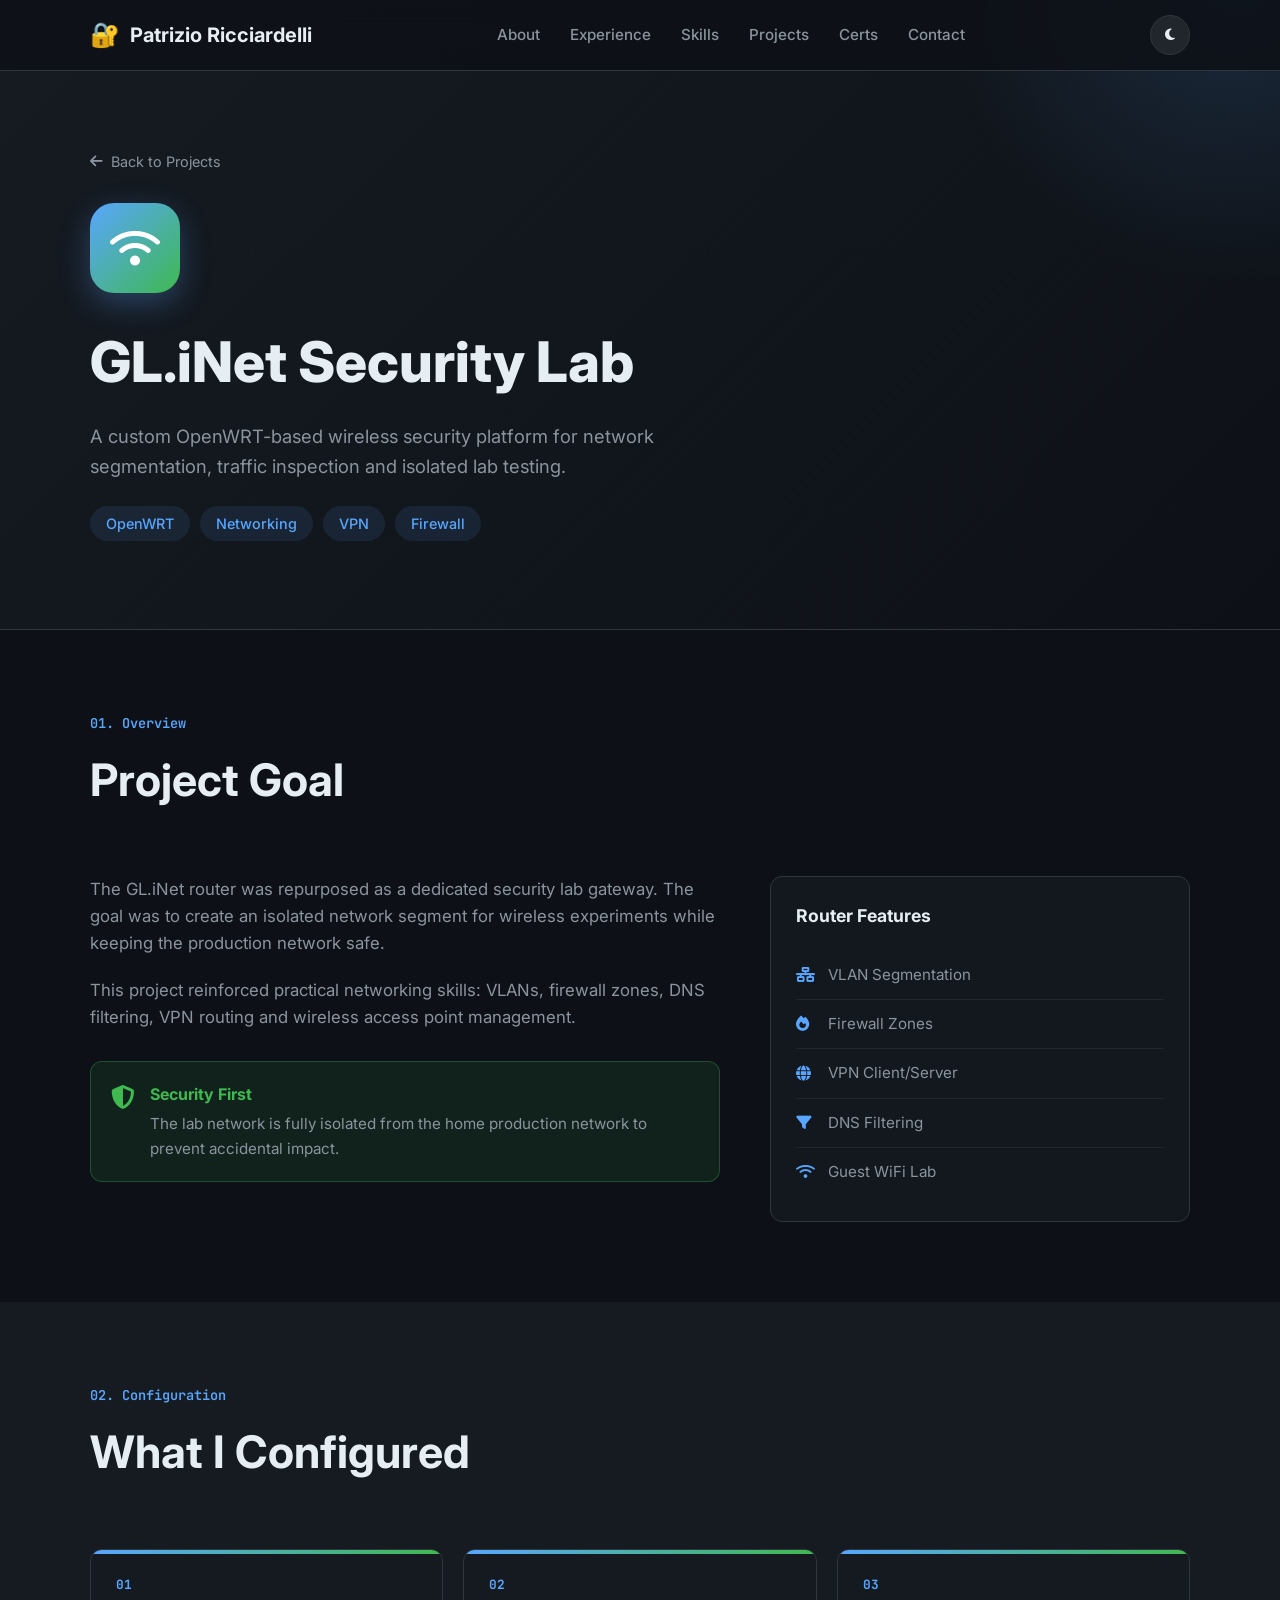
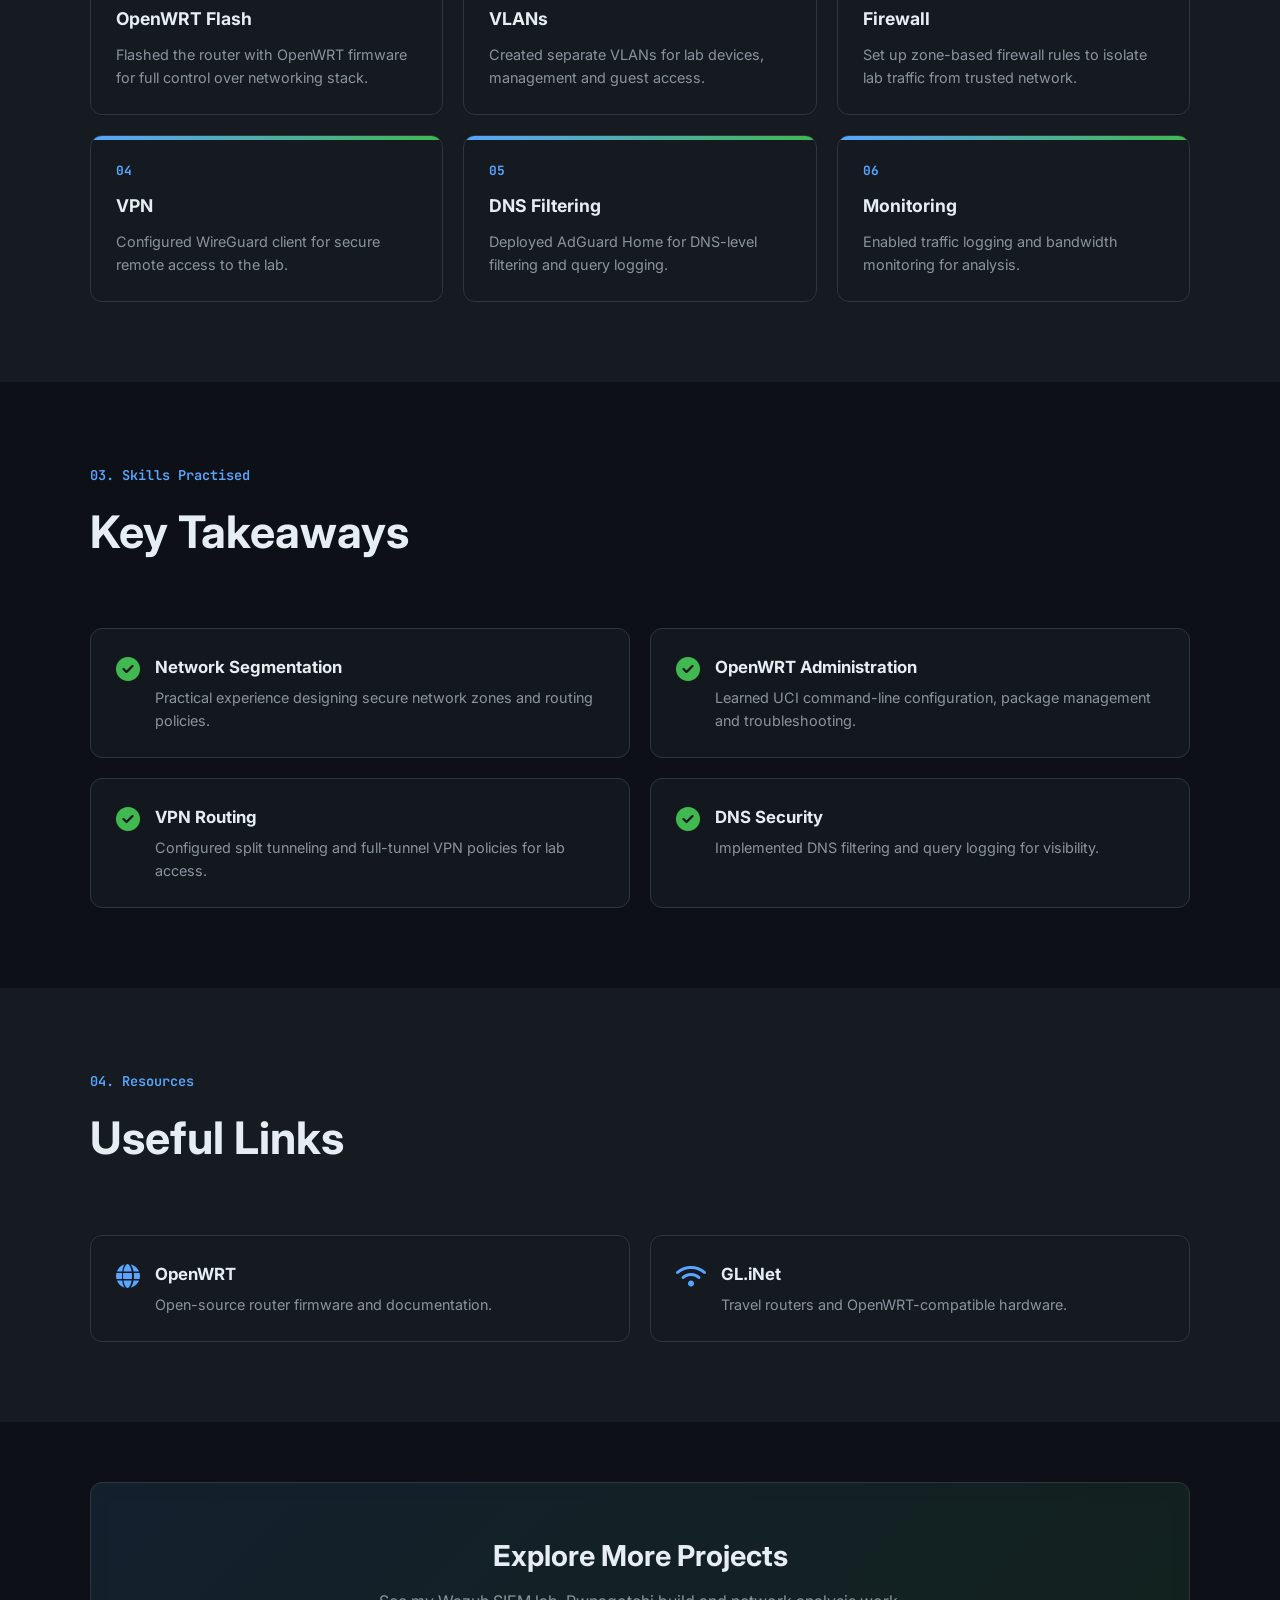
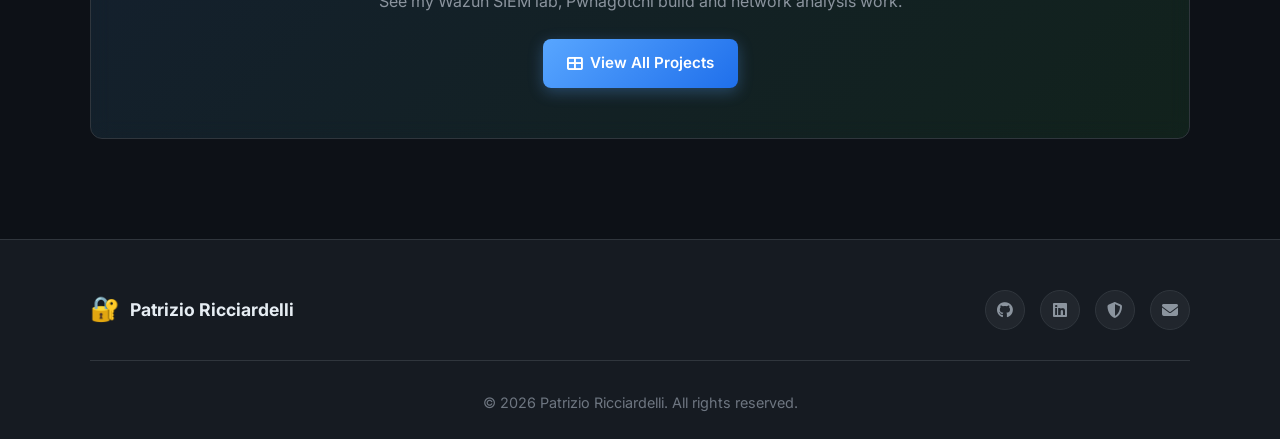
<file: glinet.html>
<!DOCTYPE html>
<html lang="en" data-theme="dark">
<head>
    <meta charset="UTF-8">
    <meta name="viewport" content="width=device-width, initial-scale=1.0">
    <meta name="description" content="GL.iNet Security Router Lab by Patrizio Ricciardelli - OpenWRT-based wireless security platform.">
    <meta name="author" content="Patrizio Ricciardelli">
    <meta name="theme-color" content="#0d1117">
    <meta property="og:title" content="GL.iNet Security Router Lab | Patrizio Ricciardelli">
    <meta property="og:description" content="Custom OpenWRT router lab for network segmentation, VPN and wireless security testing.">
    <title>GL.iNet Security Router Lab | Patrizio Ricciardelli</title>
    <link rel="icon" href="data:image/svg+xml,<svg xmlns='http://www.w3.org/2000/svg' viewBox='0 0 100 100'><text y='.9em' font-size='90'>📡</text></svg>">
    <link rel="preconnect" href="https://fonts.googleapis.com">
    <link rel="preconnect" href="https://fonts.gstatic.com" crossorigin>
    <link href="https://fonts.googleapis.com/css2?family=Inter:wght@300;400;500;600;700;800&family=JetBrains+Mono:wght@400;500&display=swap" rel="stylesheet">
    <link rel="stylesheet" href="https://cdnjs.cloudflare.com/ajax/libs/font-awesome/6.4.0/css/all.min.css">
    <link rel="stylesheet" href="css/style.css">
</head>
<body>
    <nav class="navbar" id="navbar">
        <div class="nav-container">
            <a href="index.html" class="nav-logo">
                <span class="logo-icon">🔐</span>
                <span class="logo-text">Patrizio Ricciardelli</span>
            </a>
            <div class="nav-menu" id="nav-menu">
                <a href="index.html#about" class="nav-link">About</a>
                <a href="index.html#experience" class="nav-link">Experience</a>
                <a href="index.html#skills" class="nav-link">Skills</a>
                <a href="index.html#projects" class="nav-link">Projects</a>
                <a href="index.html#certifications" class="nav-link">Certs</a>
                <a href="index.html#contact" class="nav-link">Contact</a>
            </div>
            <div class="nav-actions">
                <button class="theme-toggle" id="theme-toggle" aria-label="Toggle light/dark mode"><i class="fas fa-sun"></i><i class="fas fa-moon"></i></button>
                <button class="nav-toggle" id="nav-toggle" aria-label="Toggle navigation menu"><span class="hamburger"></span></button>
            </div>
        </div>
    </nav>

    <header class="project-hero">
        <div class="container">
            <a href="index.html#projects" class="back-link"><i class="fas fa-arrow-left"></i> Back to Projects</a>
            <div class="project-hero-content reveal">
                <div class="project-icon-large"><i class="fas fa-wifi"></i></div>
                <h1 class="project-hero-title">GL.iNet Security Lab</h1>
                <p class="project-hero-subtitle">A custom OpenWRT-based wireless security platform for network segmentation, traffic inspection and isolated lab testing.</p>
                <div class="project-tags-large">
                    <span class="project-tag">OpenWRT</span>
                    <span class="project-tag">Networking</span>
                    <span class="project-tag">VPN</span>
                    <span class="project-tag">Firewall</span>
                </div>
            </div>
        </div>
    </header>

    <section class="section project-section">
        <div class="container">
            <div class="section-header reveal">
                <span class="section-tag">01. Overview</span>
                <h2 class="section-title">Project Goal</h2>
            </div>
            <div class="project-grid reveal">
                <div class="project-main">
                    <p>The GL.iNet router was repurposed as a dedicated security lab gateway. The goal was to create an isolated network segment for wireless experiments while keeping the production network safe.</p>
                    <p>This project reinforced practical networking skills: VLANs, firewall zones, DNS filtering, VPN routing and wireless access point management.</p>
                    <div class="info-box"><i class="fas fa-shield-alt"></i><div><strong>Security First</strong><p>The lab network is fully isolated from the home production network to prevent accidental impact.</p></div></div>
                </div>
                <div class="project-sidebar">
                    <div class="sidebar-card">
                        <h3>Router Features</h3>
                        <ul class="sidebar-list">
                            <li><i class="fas fa-network-wired"></i> VLAN Segmentation</li>
                            <li><i class="fas fa-fire"></i> Firewall Zones</li>
                            <li><i class="fas fa-globe"></i> VPN Client/Server</li>
                            <li><i class="fas fa-filter"></i> DNS Filtering</li>
                            <li><i class="fas fa-wifi"></i> Guest WiFi Lab</li>
                        </ul>
                    </div>
                </div>
            </div>
        </div>
    </section>

    <section class="section project-section alt">
        <div class="container">
            <div class="section-header reveal"><span class="section-tag">02. Configuration</span><h2 class="section-title">What I Configured</h2></div>
            <div class="tasks-grid reveal">
                <div class="task-card"><div class="task-number">01</div><h3>OpenWRT Flash</h3><p>Flashed the router with OpenWRT firmware for full control over networking stack.</p></div>
                <div class="task-card"><div class="task-number">02</div><h3>VLANs</h3><p>Created separate VLANs for lab devices, management and guest access.</p></div>
                <div class="task-card"><div class="task-number">03</div><h3>Firewall</h3><p>Set up zone-based firewall rules to isolate lab traffic from trusted network.</p></div>
                <div class="task-card"><div class="task-number">04</div><h3>VPN</h3><p>Configured WireGuard client for secure remote access to the lab.</p></div>
                <div class="task-card"><div class="task-number">05</div><h3>DNS Filtering</h3><p>Deployed AdGuard Home for DNS-level filtering and query logging.</p></div>
                <div class="task-card"><div class="task-number">06</div><h3>Monitoring</h3><p>Enabled traffic logging and bandwidth monitoring for analysis.</p></div>
            </div>
        </div>
    </section>

    <section class="section project-section">
        <div class="container">
            <div class="section-header reveal"><span class="section-tag">03. Skills Practised</span><h2 class="section-title">Key Takeaways</h2></div>
            <div class="takeaways reveal">
                <div class="takeaway-card"><i class="fas fa-check-circle"></i><div><h3>Network Segmentation</h3><p>Practical experience designing secure network zones and routing policies.</p></div></div>
                <div class="takeaway-card"><i class="fas fa-check-circle"></i><div><h3>OpenWRT Administration</h3><p>Learned UCI command-line configuration, package management and troubleshooting.</p></div></div>
                <div class="takeaway-card"><i class="fas fa-check-circle"></i><div><h3>VPN Routing</h3><p>Configured split tunneling and full-tunnel VPN policies for lab access.</p></div></div>
                <div class="takeaway-card"><i class="fas fa-check-circle"></i><div><h3>DNS Security</h3><p>Implemented DNS filtering and query logging for visibility.</p></div></div>
            </div>
        </div>
    </section>

    <section class="section project-section alt">
        <div class="container">
            <div class="section-header reveal"><span class="section-tag">04. Resources</span><h2 class="section-title">Useful Links</h2></div>
            <div class="resources-grid reveal">
                <a href="https://openwrt.org/" target="_blank" rel="noopener noreferrer" class="resource-card"><i class="fas fa-globe"></i><div><h3>OpenWRT</h3><p>Open-source router firmware and documentation.</p></div></a>
                <a href="https://www.glinet.com/" target="_blank" rel="noopener noreferrer" class="resource-card"><i class="fas fa-wifi"></i><div><h3>GL.iNet</h3><p>Travel routers and OpenWRT-compatible hardware.</p></div></a>
            </div>
        </div>
    </section>

    <section class="section project-cta">
        <div class="container">
            <div class="cta-card reveal">
                <h2>Explore More Projects</h2>
                <p>See my Wazuh SIEM lab, Pwnagotchi build and network analysis work.</p>
                <a href="index.html#projects" class="btn btn-primary"><i class="fas fa-th-large"></i> View All Projects</a>
            </div>
        </div>
    </section>

    <footer class="footer">
        <div class="container">
            <div class="footer-content">
                <div class="footer-brand"><span class="logo-icon">🔐</span><span>Patrizio Ricciardelli</span></div>
                <div class="footer-socials">
                    <a href="https://github.com/PRicciardelli" target="_blank" rel="noopener noreferrer" aria-label="GitHub"><i class="fab fa-github"></i></a>
                    <a href="https://linkedin.com/in/your-linkedin" target="_blank" rel="noopener noreferrer" aria-label="LinkedIn"><i class="fab fa-linkedin"></i></a>
                    <a href="https://tryhackme.com/p/Payrick" target="_blank" rel="noopener noreferrer" aria-label="TryHackMe"><i class="fas fa-shield-alt"></i></a>
                    <a href="mailto:patrizio.ricciardelli@gmail.com" aria-label="Email"><i class="fas fa-envelope"></i></a>
                </div>
            </div>
            <div class="footer-bottom"><p>&copy; 2026 Patrizio Ricciardelli. All rights reserved.</p></div>
        </div>
    </footer>

    <button class="back-to-top" id="back-to-top" aria-label="Back to top"><i class="fas fa-arrow-up"></i></button>
    <script src="js/main.js"></script>
</body>
</html>
</file>
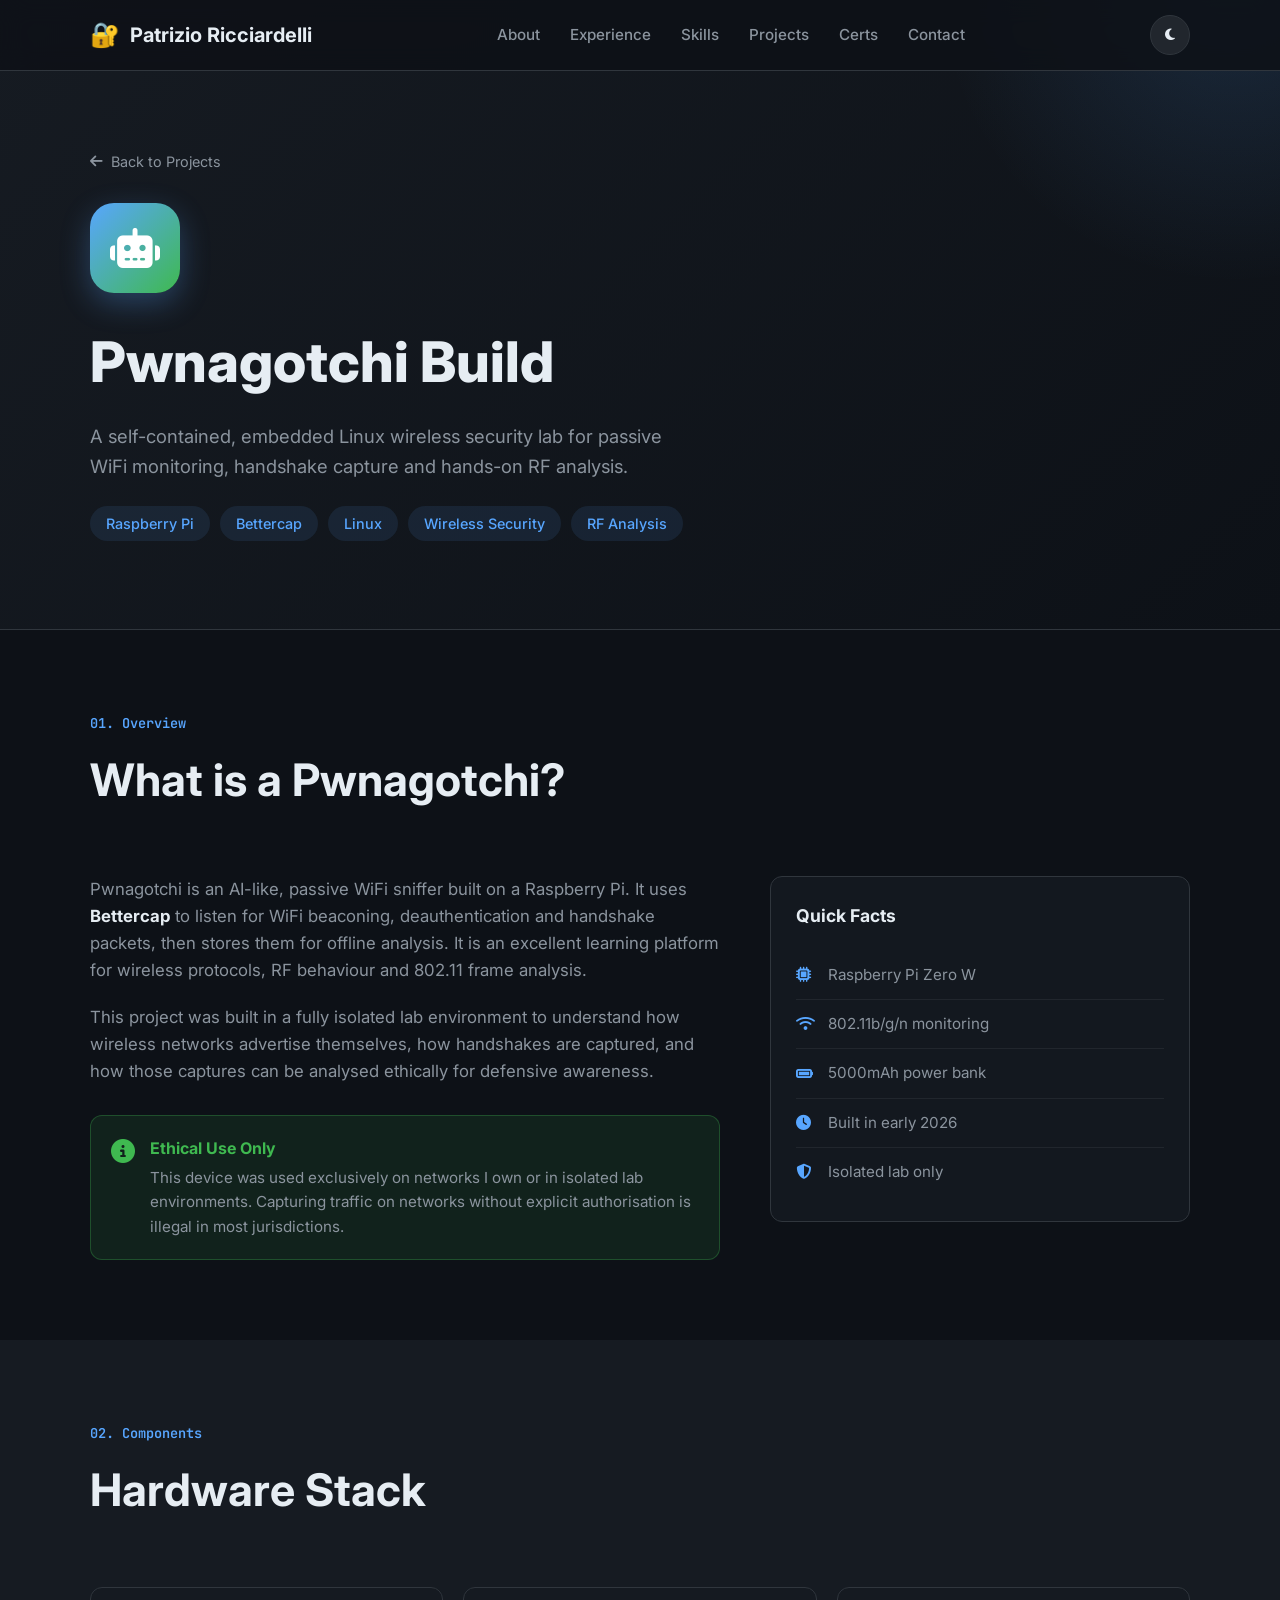
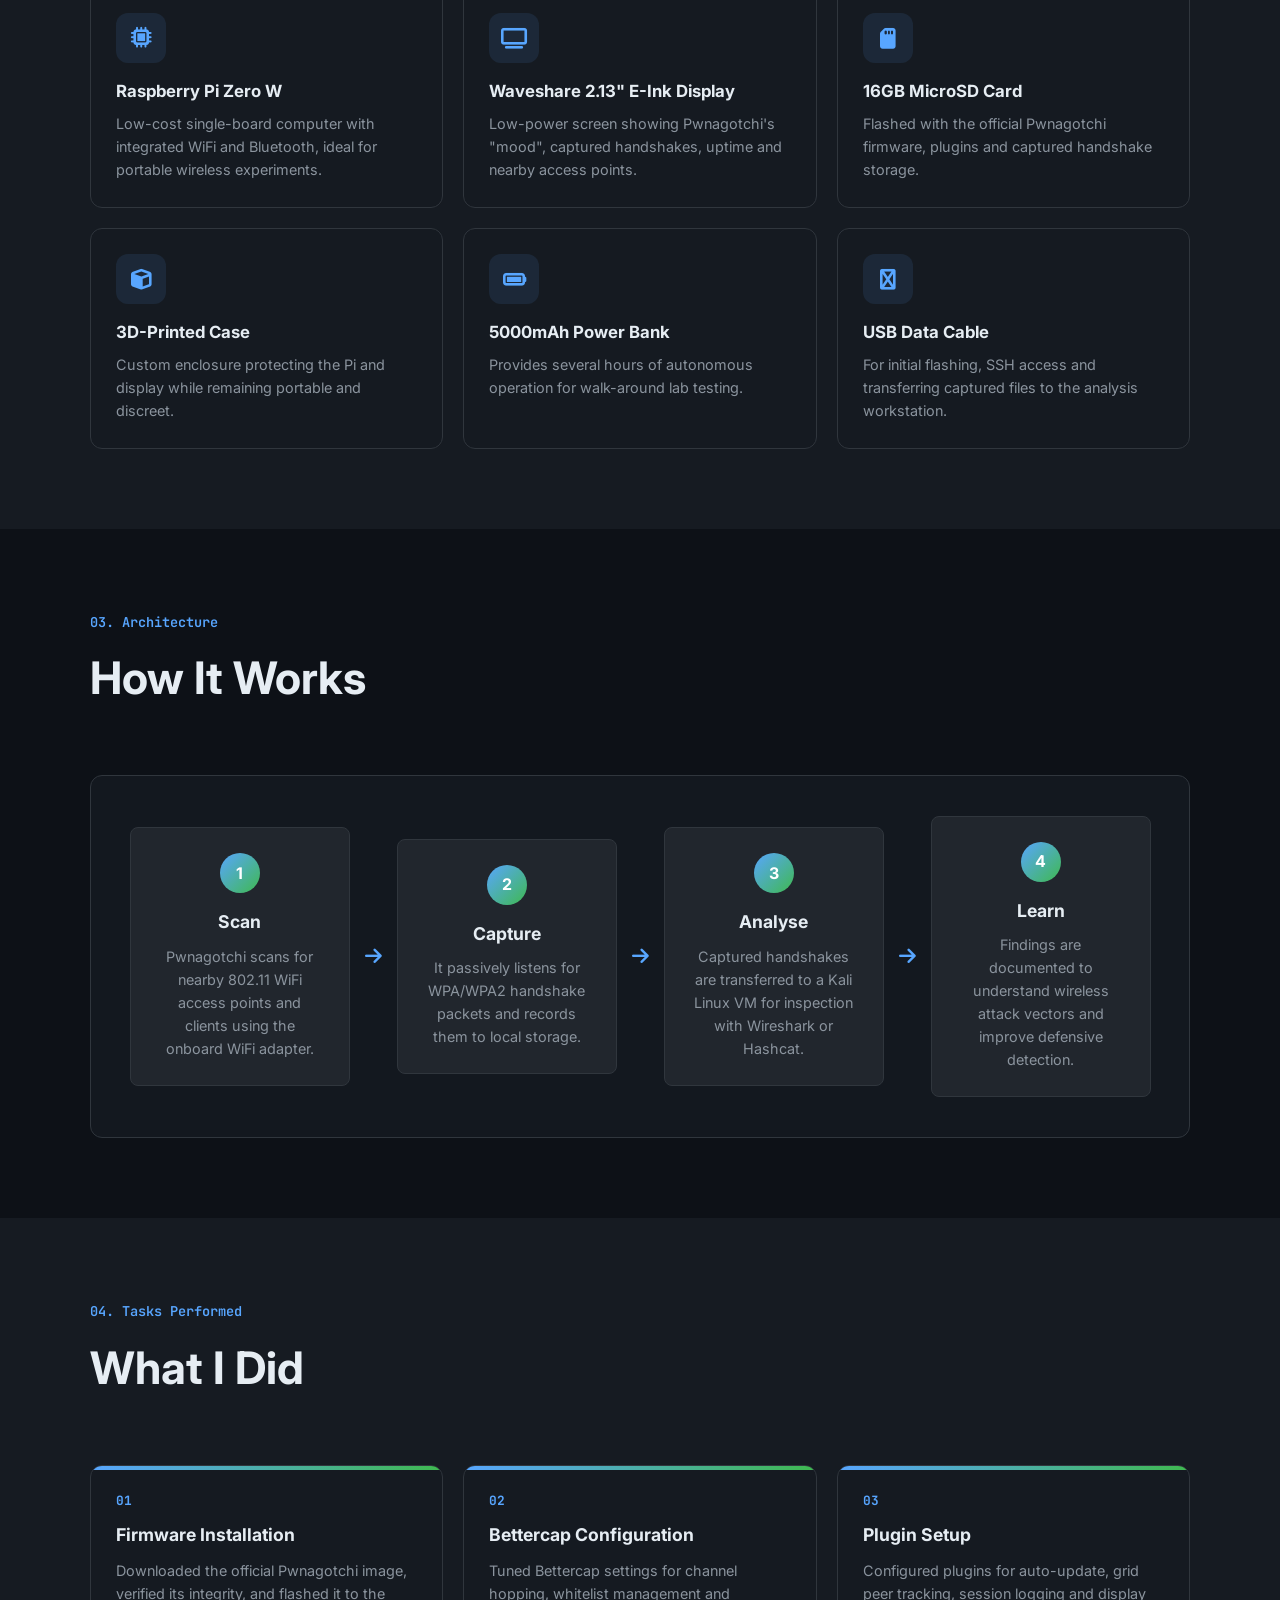
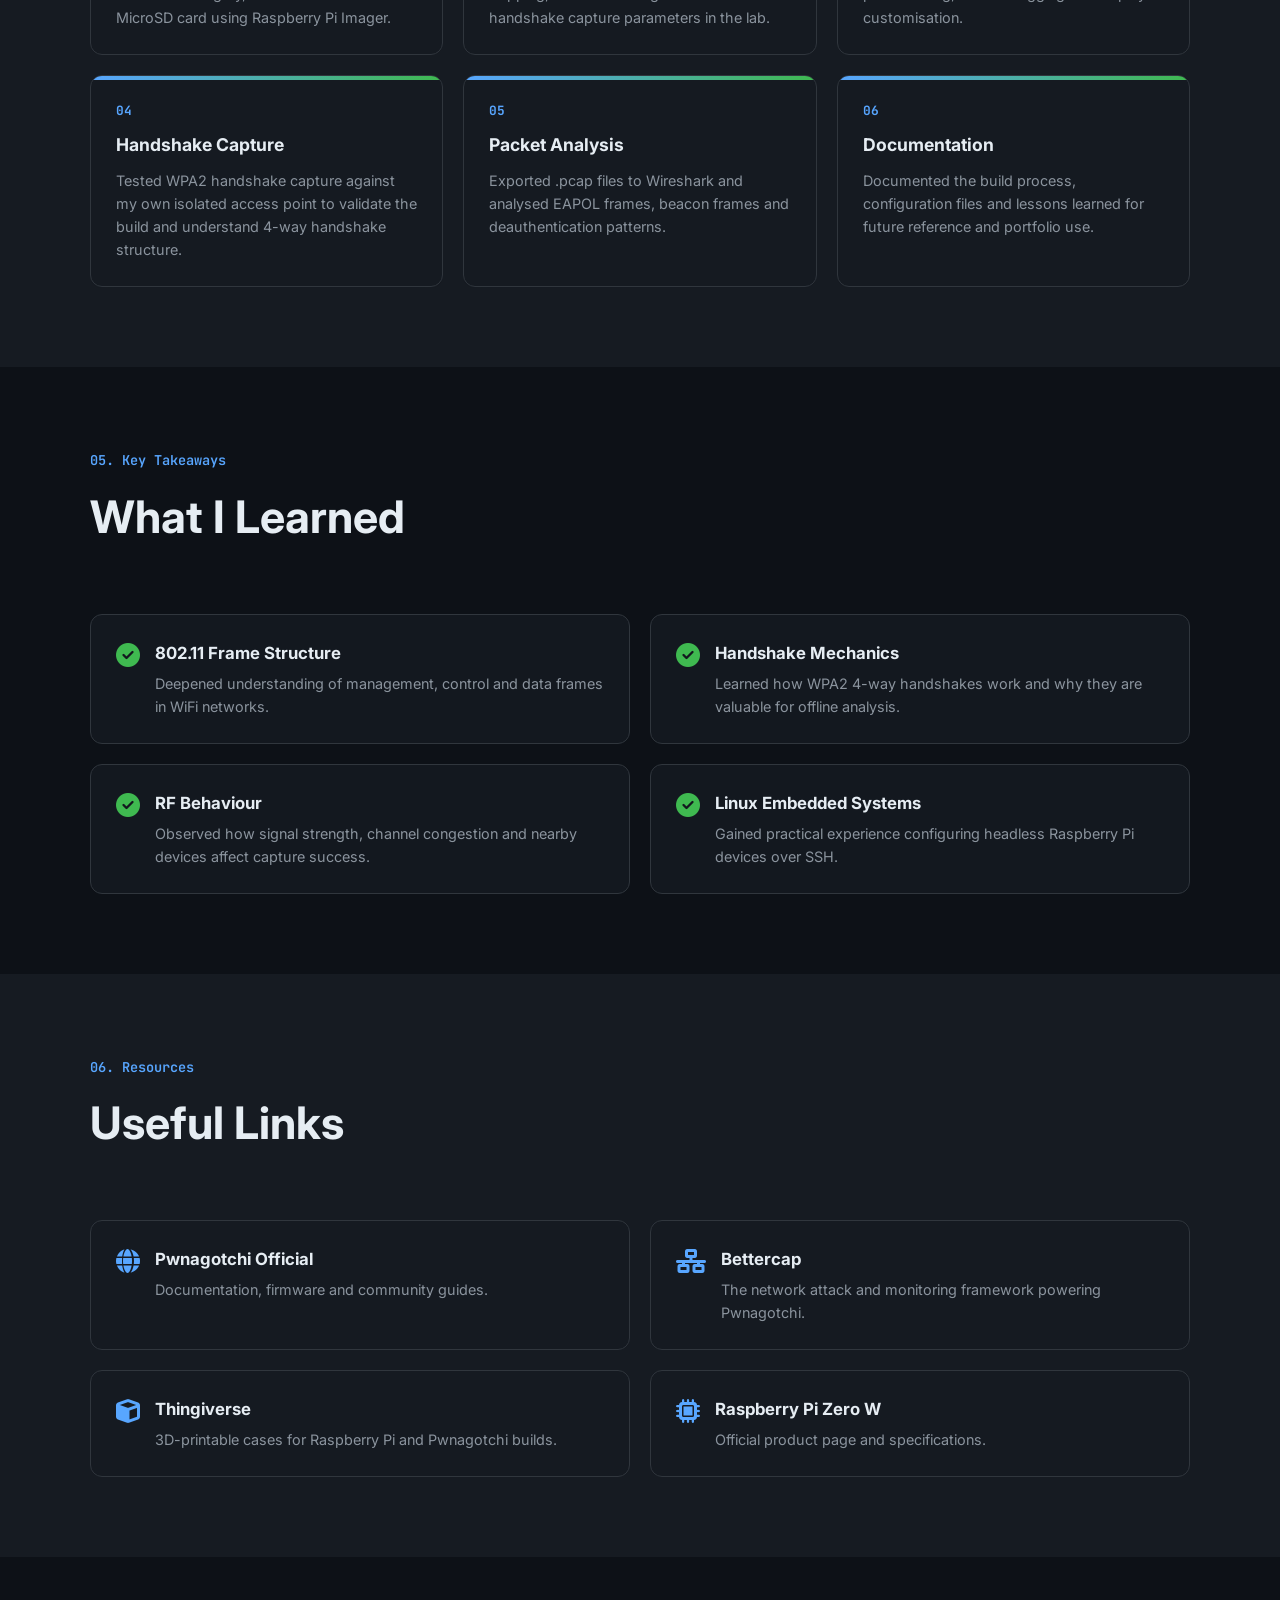
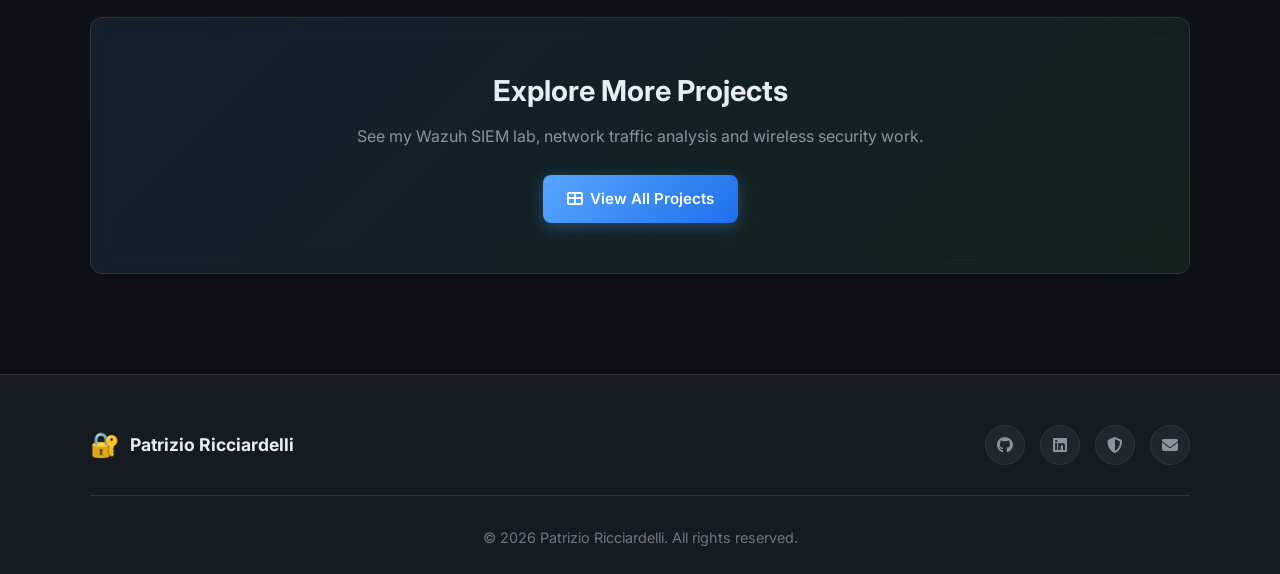
<file: pwnagotchi.html>
<!DOCTYPE html>
<html lang="en" data-theme="dark">
<head>
    <meta charset="UTF-8">
    <meta name="viewport" content="width=device-width, initial-scale=1.0">
    <meta name="description" content="Pwnagotchi build project by Patrizio Ricciardelli - Raspberry Pi Zero W wireless security lab for handshake capture and WiFi analysis.">
    <meta name="keywords" content="Pwnagotchi, Raspberry Pi, Bettercap, wireless security, handshake capture, Patrizio Ricciardelli">
    <meta name="author" content="Patrizio Ricciardelli">
    <meta name="theme-color" content="#0d1117">
    
    <meta property="og:title" content="Pwnagotchi Build | Patrizio Ricciardelli">
    <meta property="og:description" content="Embedded Linux wireless security lab built with Raspberry Pi Zero W and Pwnagotchi.">
    <meta property="og:type" content="website">
    
    <title>Pwnagotchi Build | Patrizio Ricciardelli</title>
    
    <link rel="icon" href="data:image/svg+xml,<svg xmlns='http://www.w3.org/2000/svg' viewBox='0 0 100 100'><text y='.9em' font-size='90'>🤖</text></svg>">
    
    <link rel="preconnect" href="https://fonts.googleapis.com">
    <link rel="preconnect" href="https://fonts.gstatic.com" crossorigin>
    <link href="https://fonts.googleapis.com/css2?family=Inter:wght@300;400;500;600;700;800&family=JetBrains+Mono:wght@400;500&display=swap" rel="stylesheet">
    <link rel="stylesheet" href="https://cdnjs.cloudflare.com/ajax/libs/font-awesome/6.4.0/css/all.min.css">
    <link rel="stylesheet" href="css/style.css">
</head>
<body>
    <!-- Navigation -->
    <nav class="navbar" id="navbar">
        <div class="nav-container">
            <a href="index.html" class="nav-logo">
                <span class="logo-icon">🔐</span>
                <span class="logo-text">Patrizio Ricciardelli</span>
            </a>
            
            <div class="nav-menu" id="nav-menu">
                <a href="index.html#about" class="nav-link">About</a>
                <a href="index.html#experience" class="nav-link">Experience</a>
                <a href="index.html#skills" class="nav-link">Skills</a>
                <a href="index.html#projects" class="nav-link">Projects</a>
                <a href="index.html#certifications" class="nav-link">Certs</a>
                <a href="index.html#contact" class="nav-link">Contact</a>
            </div>
            
            <div class="nav-actions">
                <button class="theme-toggle" id="theme-toggle" aria-label="Toggle light/dark mode">
                    <i class="fas fa-sun"></i>
                    <i class="fas fa-moon"></i>
                </button>
                <button class="nav-toggle" id="nav-toggle" aria-label="Toggle navigation menu">
                    <span class="hamburger"></span>
                </button>
            </div>
        </div>
    </nav>

    <!-- Project Hero -->
    <header class="project-hero">
        <div class="container">
            <a href="index.html#projects" class="back-link">
                <i class="fas fa-arrow-left"></i> Back to Projects
            </a>
            
            <div class="project-hero-content reveal">
                <div class="project-icon-large">
                    <i class="fas fa-robot"></i>
                </div>
                <h1 class="project-hero-title">Pwnagotchi Build</h1>
                <p class="project-hero-subtitle">
                    A self-contained, embedded Linux wireless security lab for passive WiFi monitoring, handshake capture and hands-on RF analysis.
                </p>
                <div class="project-tags-large">
                    <span class="project-tag">Raspberry Pi</span>
                    <span class="project-tag">Bettercap</span>
                    <span class="project-tag">Linux</span>
                    <span class="project-tag">Wireless Security</span>
                    <span class="project-tag">RF Analysis</span>
                </div>
            </div>
        </div>
    </header>

    <!-- Overview Section -->
    <section class="section project-section">
        <div class="container">
            <div class="section-header reveal">
                <span class="section-tag">01. Overview</span>
                <h2 class="section-title">What is a Pwnagotchi?</h2>
            </div>
            
            <div class="project-grid reveal">
                <div class="project-main">
                    <p>
                        Pwnagotchi is an AI-like, passive WiFi sniffer built on a Raspberry Pi. It uses <strong>Bettercap</strong> to listen for WiFi beaconing, deauthentication and handshake packets, then stores them for offline analysis. It is an excellent learning platform for wireless protocols, RF behaviour and 802.11 frame analysis.
                    </p>
                    <p>
                        This project was built in a fully isolated lab environment to understand how wireless networks advertise themselves, how handshakes are captured, and how those captures can be analysed ethically for defensive awareness.
                    </p>
                    
                    <div class="info-box">
                        <i class="fas fa-info-circle"></i>
                        <div>
                            <strong>Ethical Use Only</strong>
                            <p>This device was used exclusively on networks I own or in isolated lab environments. Capturing traffic on networks without explicit authorisation is illegal in most jurisdictions.</p>
                        </div>
                    </div>
                </div>
                
                <div class="project-sidebar">
                    <div class="sidebar-card">
                        <h3>Quick Facts</h3>
                        <ul class="sidebar-list">
                            <li><i class="fas fa-microchip"></i> Raspberry Pi Zero W</li>
                            <li><i class="fas fa-wifi"></i> 802.11b/g/n monitoring</li>
                            <li><i class="fas fa-battery-full"></i> 5000mAh power bank</li>
                            <li><i class="fas fa-clock"></i> Built in early 2026</li>
                            <li><i class="fas fa-shield-alt"></i> Isolated lab only</li>
                        </ul>
                    </div>
                </div>
            </div>
        </div>
    </section>

    <!-- Components Section -->
    <section class="section project-section alt">
        <div class="container">
            <div class="section-header reveal">
                <span class="section-tag">02. Components</span>
                <h2 class="section-title">Hardware Stack</h2>
            </div>
            
            <div class="components-grid reveal">
                <div class="component-card">
                    <div class="component-icon">
                        <i class="fas fa-microchip"></i>
                    </div>
                    <h3>Raspberry Pi Zero W</h3>
                    <p>Low-cost single-board computer with integrated WiFi and Bluetooth, ideal for portable wireless experiments.</p>
                </div>
                
                <div class="component-card">
                    <div class="component-icon">
                        <i class="fas fa-tv"></i>
                    </div>
                    <h3>Waveshare 2.13" E-Ink Display</h3>
                    <p>Low-power screen showing Pwnagotchi's "mood", captured handshakes, uptime and nearby access points.</p>
                </div>
                
                <div class="component-card">
                    <div class="component-icon">
                        <i class="fas fa-sd-card"></i>
                    </div>
                    <h3>16GB MicroSD Card</h3>
                    <p>Flashed with the official Pwnagotchi firmware, plugins and captured handshake storage.</p>
                </div>
                
                <div class="component-card">
                    <div class="component-icon">
                        <i class="fas fa-cube"></i>
                    </div>
                    <h3>3D-Printed Case</h3>
                    <p>Custom enclosure protecting the Pi and display while remaining portable and discreet.</p>
                </div>
                
                <div class="component-card">
                    <div class="component-icon">
                        <i class="fas fa-battery-full"></i>
                    </div>
                    <h3>5000mAh Power Bank</h3>
                    <p>Provides several hours of autonomous operation for walk-around lab testing.</p>
                </div>
                
                <div class="component-card">
                    <div class="component-icon">
                        <i class="fas fa-usb"></i>
                    </div>
                    <h3>USB Data Cable</h3>
                    <p>For initial flashing, SSH access and transferring captured files to the analysis workstation.</p>
                </div>
            </div>
        </div>
    </section>

    <!-- Architecture Section -->
    <section class="section project-section">
        <div class="container">
            <div class="section-header reveal">
                <span class="section-tag">03. Architecture</span>
                <h2 class="section-title">How It Works</h2>
            </div>
            
            <div class="architecture-diagram reveal">
                <div class="arch-step">
                    <div class="arch-number">1</div>
                    <h3>Scan</h3>
                    <p>Pwnagotchi scans for nearby 802.11 WiFi access points and clients using the onboard WiFi adapter.</p>
                </div>
                <div class="arch-arrow"><i class="fas fa-arrow-right"></i></div>
                <div class="arch-step">
                    <div class="arch-number">2</div>
                    <h3>Capture</h3>
                    <p>It passively listens for WPA/WPA2 handshake packets and records them to local storage.</p>
                </div>
                <div class="arch-arrow"><i class="fas fa-arrow-right"></i></div>
                <div class="arch-step">
                    <div class="arch-number">3</div>
                    <h3>Analyse</h3>
                    <p>Captured handshakes are transferred to a Kali Linux VM for inspection with Wireshark or Hashcat.</p>
                </div>
                <div class="arch-arrow"><i class="fas fa-arrow-right"></i></div>
                <div class="arch-step">
                    <div class="arch-number">4</div>
                    <h3>Learn</h3>
                    <p>Findings are documented to understand wireless attack vectors and improve defensive detection.</p>
                </div>
            </div>
        </div>
    </section>

    <!-- Tasks Section -->
    <section class="section project-section alt">
        <div class="container">
            <div class="section-header reveal">
                <span class="section-tag">04. Tasks Performed</span>
                <h2 class="section-title">What I Did</h2>
            </div>
            
            <div class="tasks-grid reveal">
                <div class="task-card">
                    <div class="task-number">01</div>
                    <h3>Firmware Installation</h3>
                    <p>Downloaded the official Pwnagotchi image, verified its integrity, and flashed it to the MicroSD card using Raspberry Pi Imager.</p>
                </div>
                
                <div class="task-card">
                    <div class="task-number">02</div>
                    <h3>Bettercap Configuration</h3>
                    <p>Tuned Bettercap settings for channel hopping, whitelist management and handshake capture parameters in the lab.</p>
                </div>
                
                <div class="task-card">
                    <div class="task-number">03</div>
                    <h3>Plugin Setup</h3>
                    <p>Configured plugins for auto-update, grid peer tracking, session logging and display customisation.</p>
                </div>
                
                <div class="task-card">
                    <div class="task-number">04</div>
                    <h3>Handshake Capture</h3>
                    <p>Tested WPA2 handshake capture against my own isolated access point to validate the build and understand 4-way handshake structure.</p>
                </div>
                
                <div class="task-card">
                    <div class="task-number">05</div>
                    <h3>Packet Analysis</h3>
                    <p>Exported .pcap files to Wireshark and analysed EAPOL frames, beacon frames and deauthentication patterns.</p>
                </div>
                
                <div class="task-card">
                    <div class="task-number">06</div>
                    <h3>Documentation</h3>
                    <p>Documented the build process, configuration files and lessons learned for future reference and portfolio use.</p>
                </div>
            </div>
        </div>
    </section>

    <!-- Results Section -->
    <section class="section project-section">
        <div class="container">
            <div class="section-header reveal">
                <span class="section-tag">05. Key Takeaways</span>
                <h2 class="section-title">What I Learned</h2>
            </div>
            
            <div class="takeaways reveal">
                <div class="takeaway-card">
                    <i class="fas fa-check-circle"></i>
                    <div>
                        <h3>802.11 Frame Structure</h3>
                        <p>Deepened understanding of management, control and data frames in WiFi networks.</p>
                    </div>
                </div>
                
                <div class="takeaway-card">
                    <i class="fas fa-check-circle"></i>
                    <div>
                        <h3>Handshake Mechanics</h3>
                        <p>Learned how WPA2 4-way handshakes work and why they are valuable for offline analysis.</p>
                    </div>
                </div>
                
                <div class="takeaway-card">
                    <i class="fas fa-check-circle"></i>
                    <div>
                        <h3>RF Behaviour</h3>
                        <p>Observed how signal strength, channel congestion and nearby devices affect capture success.</p>
                    </div>
                </div>
                
                <div class="takeaway-card">
                    <i class="fas fa-check-circle"></i>
                    <div>
                        <h3>Linux Embedded Systems</h3>
                        <p>Gained practical experience configuring headless Raspberry Pi devices over SSH.</p>
                    </div>
                </div>
            </div>
        </div>
    </section>

    <!-- Resources Section -->
    <section class="section project-section alt">
        <div class="container">
            <div class="section-header reveal">
                <span class="section-tag">06. Resources</span>
                <h2 class="section-title">Useful Links</h2>
            </div>
            
            <div class="resources-grid reveal">
                <a href="https://pwnagotchi.ai/" target="_blank" rel="noopener noreferrer" class="resource-card">
                    <i class="fas fa-globe"></i>
                    <div>
                        <h3>Pwnagotchi Official</h3>
                        <p>Documentation, firmware and community guides.</p>
                    </div>
                </a>
                
                <a href="https://www.bettercap.org/" target="_blank" rel="noopener noreferrer" class="resource-card">
                    <i class="fas fa-network-wired"></i>
                    <div>
                        <h3>Bettercap</h3>
                        <p>The network attack and monitoring framework powering Pwnagotchi.</p>
                    </div>
                </a>
                
                <a href="https://www.thingiverse.com/" target="_blank" rel="noopener noreferrer" class="resource-card">
                    <i class="fas fa-cube"></i>
                    <div>
                        <h3>Thingiverse</h3>
                        <p>3D-printable cases for Raspberry Pi and Pwnagotchi builds.</p>
                    </div>
                </a>
                
                <a href="https://www.raspberrypi.com/products/raspberry-pi-zero-w/" target="_blank" rel="noopener noreferrer" class="resource-card">
                    <i class="fas fa-microchip"></i>
                    <div>
                        <h3>Raspberry Pi Zero W</h3>
                        <p>Official product page and specifications.</p>
                    </div>
                </a>
            </div>
        </div>
    </section>

    <!-- Next Project -->
    <section class="section project-cta">
        <div class="container">
            <div class="cta-card reveal">
                <h2>Explore More Projects</h2>
                <p>See my Wazuh SIEM lab, network traffic analysis and wireless security work.</p>
                <a href="index.html#projects" class="btn btn-primary">
                    <i class="fas fa-th-large"></i> View All Projects
                </a>
            </div>
        </div>
    </section>

    <!-- Footer -->
    <footer class="footer">
        <div class="container">
            <div class="footer-content">
                <div class="footer-brand">
                    <span class="logo-icon">🔐</span>
                    <span>Patrizio Ricciardelli</span>
                </div>
                <div class="footer-socials">
                    <a href="https://github.com/PRicciardelli" target="_blank" rel="noopener noreferrer" aria-label="GitHub"><i class="fab fa-github"></i></a>
                    <a href="https://linkedin.com/in/your-linkedin" target="_blank" rel="noopener noreferrer" aria-label="LinkedIn"><i class="fab fa-linkedin"></i></a>
                    <a href="https://tryhackme.com/p/Payrick" target="_blank" rel="noopener noreferrer" aria-label="TryHackMe"><i class="fas fa-shield-alt"></i></a>
                    <a href="mailto:patrizio.ricciardelli@gmail.com" aria-label="Email"><i class="fas fa-envelope"></i></a>
                </div>
            </div>
            <div class="footer-bottom">
                <p>&copy; 2026 Patrizio Ricciardelli. All rights reserved.</p>
            </div>
        </div>
    </footer>

    <button class="back-to-top" id="back-to-top" aria-label="Back to top">
        <i class="fas fa-arrow-up"></i>
    </button>

    <script src="js/main.js"></script>
</body>
</html>
</file>
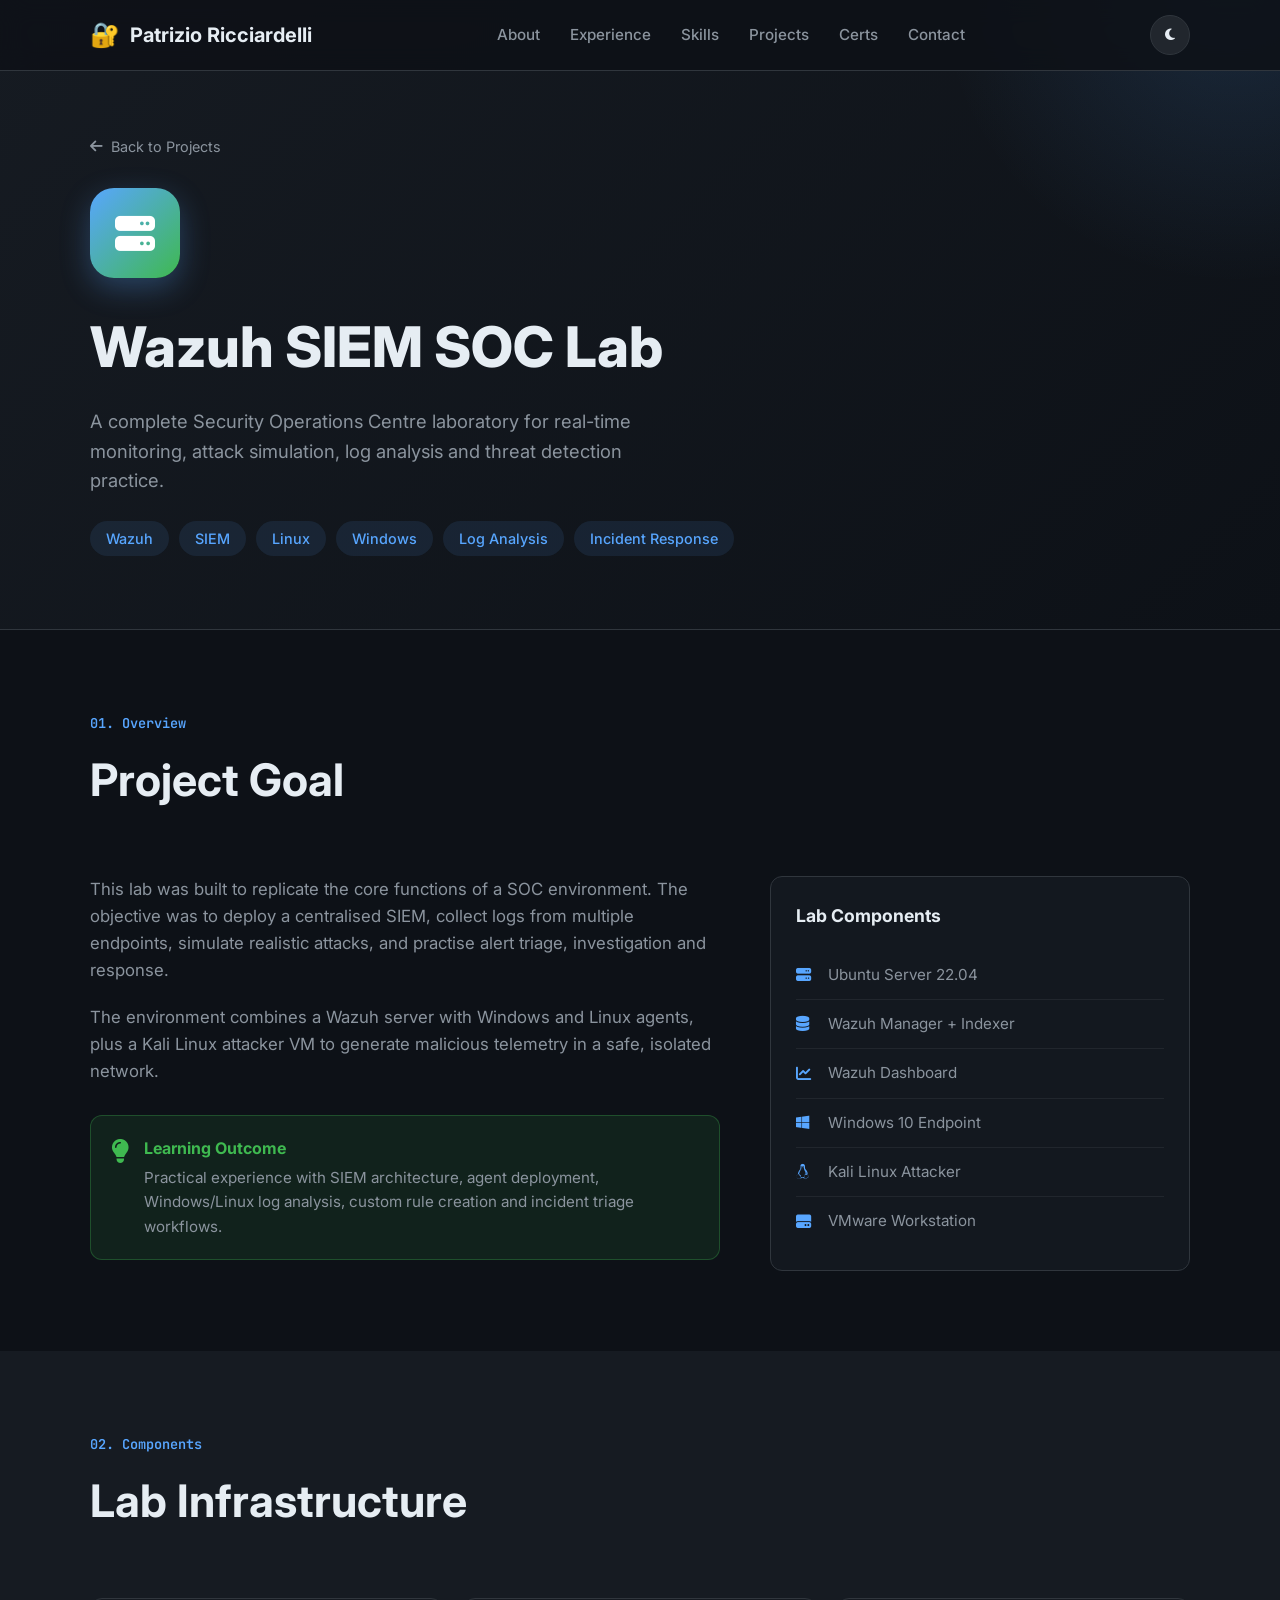
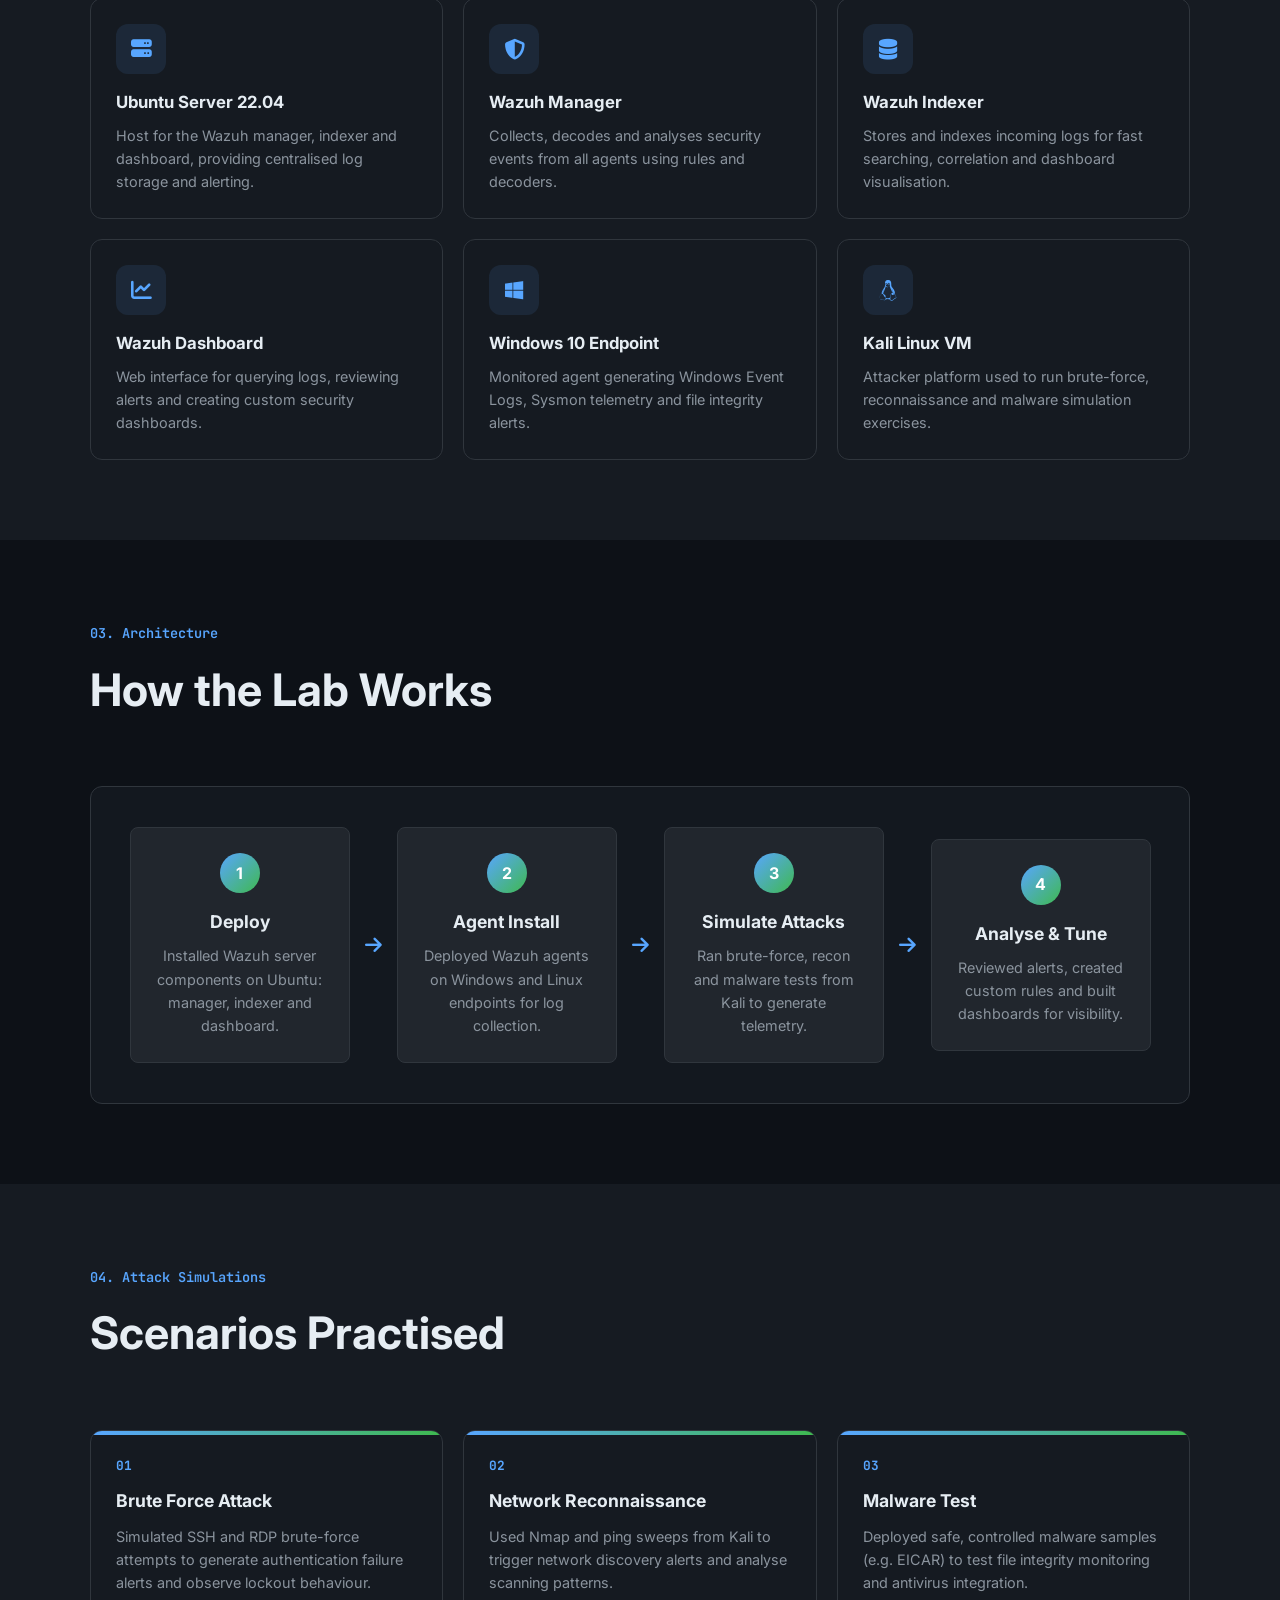
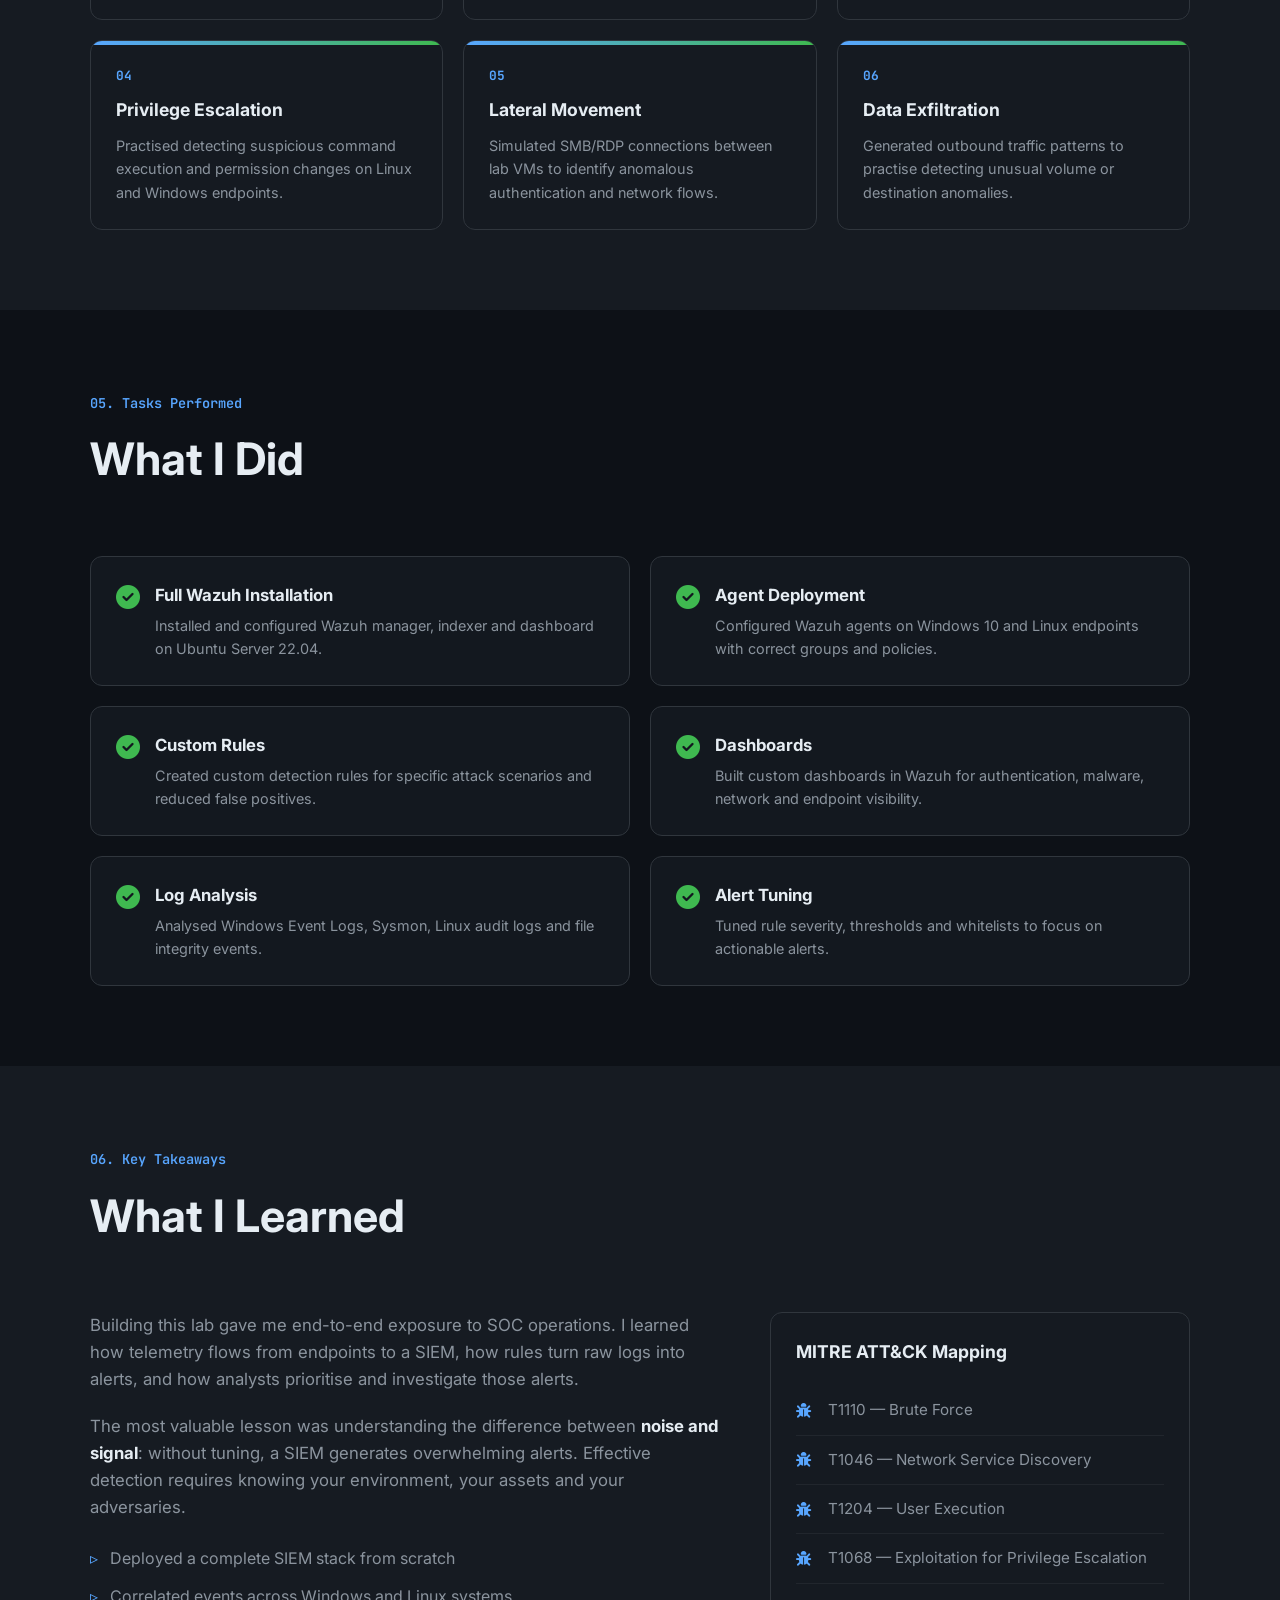
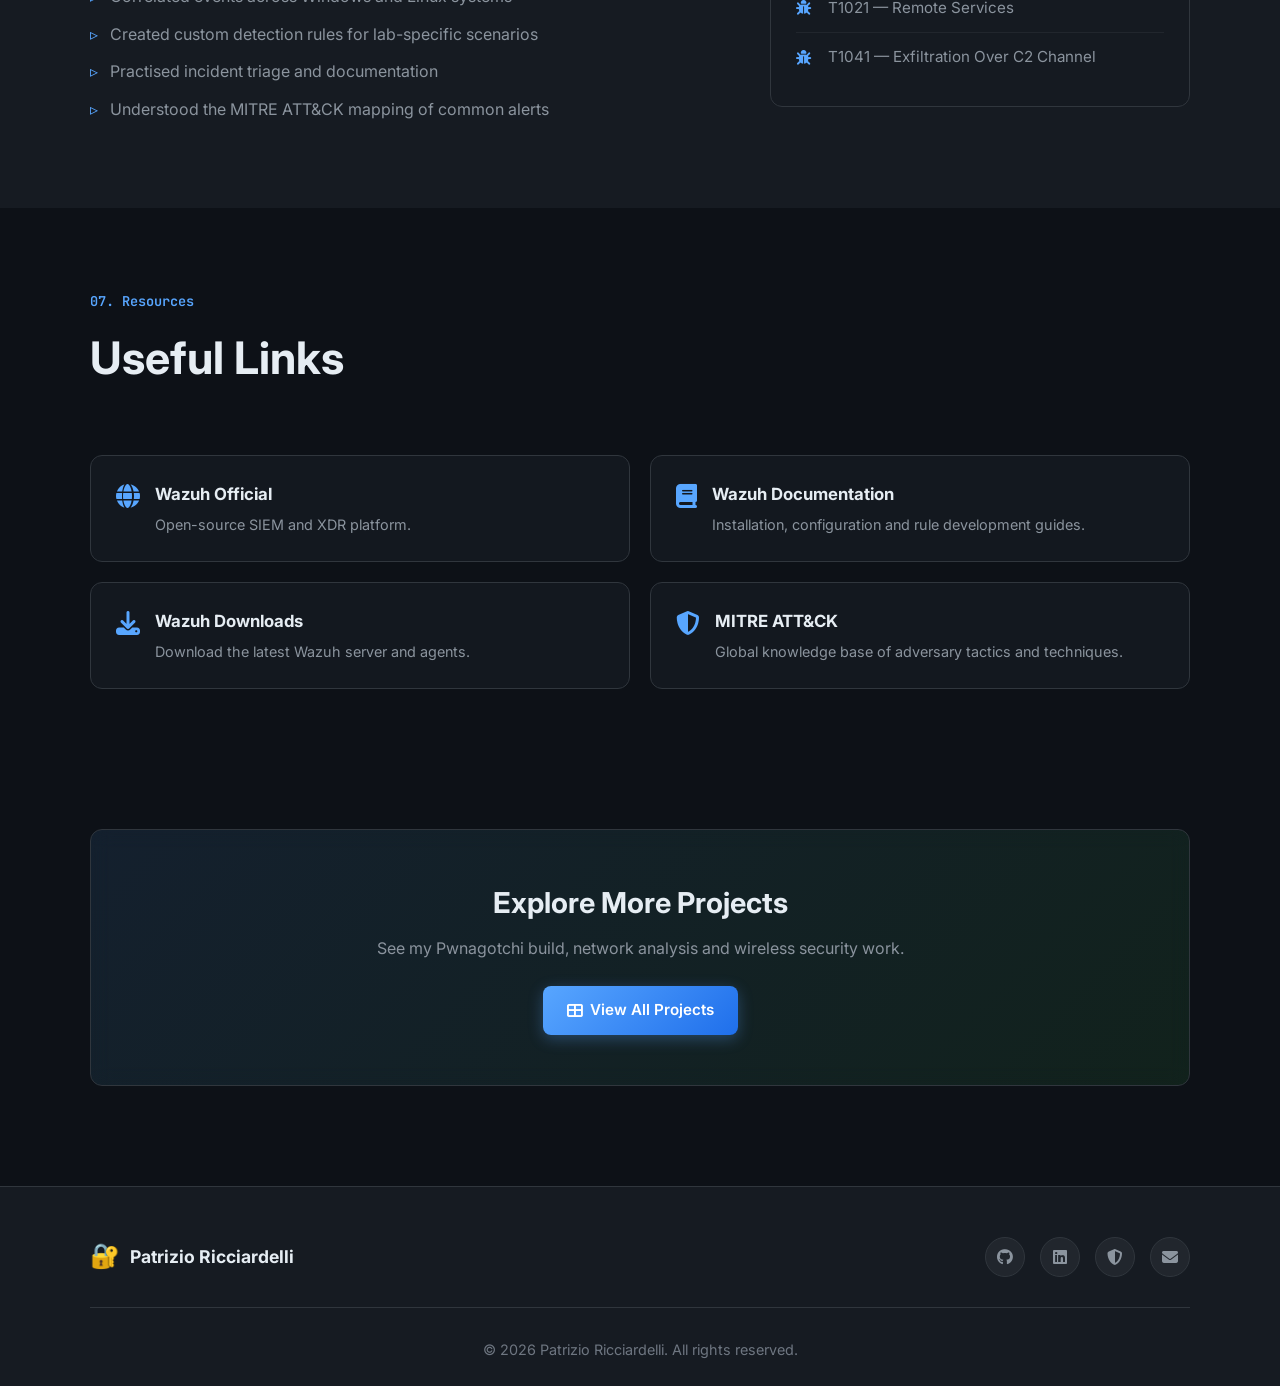
<file: wazuh-lab.html>
<!DOCTYPE html>
<html lang="en" data-theme="dark">
<head>
    <meta charset="UTF-8">
    <meta name="viewport" content="width=device-width, initial-scale=1.0">
    <meta name="description" content="Wazuh SIEM SOC Lab by Patrizio Ricciardelli - Multi-VM security operations centre for attack simulation, log analysis and threat detection.">
    <meta name="keywords" content="Wazuh, SIEM, SOC, log analysis, threat detection, Patrizio Ricciardelli">
    <meta name="author" content="Patrizio Ricciardelli">
    <meta name="theme-color" content="#0d1117">
    
    <meta property="og:title" content="Wazuh SIEM SOC Lab | Patrizio Ricciardelli">
    <meta property="og:description" content="Complete SOC lab with Wazuh, Windows/Linux endpoints and Kali Linux attack simulations.">
    <meta property="og:type" content="website">
    
    <title>Wazuh SIEM SOC Lab | Patrizio Ricciardelli</title>
    
    <link rel="icon" href="data:image/svg+xml,<svg xmlns='http://www.w3.org/2000/svg' viewBox='0 0 100 100'><text y='.9em' font-size='90'>📊</text></svg>">
    
    <link rel="preconnect" href="https://fonts.googleapis.com">
    <link rel="preconnect" href="https://fonts.gstatic.com" crossorigin>
    <link href="https://fonts.googleapis.com/css2?family=Inter:wght@300;400;500;600;700;800&family=JetBrains+Mono:wght@400;500&display=swap" rel="stylesheet">
    
    <link rel="stylesheet" href="https://cdnjs.cloudflare.com/ajax/libs/font-awesome/6.4.0/css/all.min.css">
    
    <link rel="stylesheet" href="css/style.css">
</head>
<body>
    <!-- Navigation -->
    <nav class="navbar" id="navbar">
        <div class="nav-container">
            <a href="index.html" class="nav-logo">
                <span class="logo-icon">🔐</span>
                <span class="logo-text">Patrizio Ricciardelli</span>
            </a>
            
            <div class="nav-menu" id="nav-menu">
                <a href="index.html#about" class="nav-link">About</a>
                <a href="index.html#experience" class="nav-link">Experience</a>
                <a href="index.html#skills" class="nav-link">Skills</a>
                <a href="index.html#projects" class="nav-link">Projects</a>
                <a href="index.html#certifications" class="nav-link">Certs</a>
                <a href="index.html#contact" class="nav-link">Contact</a>
            </div>
            
            <div class="nav-actions">
                <button class="theme-toggle" id="theme-toggle" aria-label="Toggle light/dark mode">
                    <i class="fas fa-sun"></i>
                    <i class="fas fa-moon"></i>
                </button>
                <button class="nav-toggle" id="nav-toggle" aria-label="Toggle navigation menu">
                    <span class="hamburger"></span>
                </button>
            </div>
        </div>
    </nav>

    <!-- Project Hero -->
    <header class="project-hero">
        <div class="container">
            <a href="index.html#projects" class="back-link">
                <i class="fas fa-arrow-left"></i> Back to Projects
            </a>
            
            <div class="project-hero-content reveal">
                <div class="project-icon-large">
                    <i class="fas fa-server"></i>
                </div>
                <h1 class="project-hero-title">Wazuh SIEM SOC Lab</h1>
                <p class="project-hero-subtitle">
                    A complete Security Operations Centre laboratory for real-time monitoring, attack simulation, log analysis and threat detection practice.
                </p>
                <div class="project-tags-large">
                    <span class="project-tag">Wazuh</span>
                    <span class="project-tag">SIEM</span>
                    <span class="project-tag">Linux</span>
                    <span class="project-tag">Windows</span>
                    <span class="project-tag">Log Analysis</span>
                    <span class="project-tag">Incident Response</span>
                </div>
            </div>
        </div>
    </header>

    <!-- Overview Section -->
    <section class="section project-section">
        <div class="container">
            <div class="section-header reveal">
                <span class="section-tag">01. Overview</span>
                <h2 class="section-title">Project Goal</h2>
            </div>
            
            <div class="project-grid reveal">
                <div class="project-main">
                    <p>
                        This lab was built to replicate the core functions of a SOC environment. The objective was to deploy a centralised SIEM, collect logs from multiple endpoints, simulate realistic attacks, and practise alert triage, investigation and response.
                    </p>
                    <p>
                        The environment combines a Wazuh server with Windows and Linux agents, plus a Kali Linux attacker VM to generate malicious telemetry in a safe, isolated network.
                    </p>
                    
                    <div class="info-box">
                        <i class="fas fa-lightbulb"></i>
                        <div>
                            <strong>Learning Outcome</strong>
                            <p>Practical experience with SIEM architecture, agent deployment, Windows/Linux log analysis, custom rule creation and incident triage workflows.</p>
                        </div>
                    </div>
                </div>
                
                <div class="project-sidebar">
                    <div class="sidebar-card">
                        <h3>Lab Components</h3>
                        <ul class="sidebar-list">
                            <li><i class="fas fa-server"></i> Ubuntu Server 22.04</li>
                            <li><i class="fas fa-database"></i> Wazuh Manager + Indexer</li>
                            <li><i class="fas fa-chart-line"></i> Wazuh Dashboard</li>
                            <li><i class="fab fa-windows"></i> Windows 10 Endpoint</li>
                            <li><i class="fab fa-linux"></i> Kali Linux Attacker</li>
                            <li><i class="fas fa-hdd"></i> VMware Workstation</li>
                        </ul>
                    </div>
                </div>
            </div>
        </div>
    </section>

    <!-- Components Section -->
    <section class="section project-section alt">
        <div class="container">
            <div class="section-header reveal">
                <span class="section-tag">02. Components</span>
                <h2 class="section-title">Lab Infrastructure</h2>
            </div>
            
            <div class="components-grid reveal">
                <div class="component-card">
                    <div class="component-icon">
                        <i class="fas fa-server"></i>
                    </div>
                    <h3>Ubuntu Server 22.04</h3>
                    <p>Host for the Wazuh manager, indexer and dashboard, providing centralised log storage and alerting.</p>
                </div>
                
                <div class="component-card">
                    <div class="component-icon">
                        <i class="fas fa-shield-alt"></i>
                    </div>
                    <h3>Wazuh Manager</h3>
                    <p>Collects, decodes and analyses security events from all agents using rules and decoders.</p>
                </div>
                
                <div class="component-card">
                    <div class="component-icon">
                        <i class="fas fa-database"></i>
                    </div>
                    <h3>Wazuh Indexer</h3>
                    <p>Stores and indexes incoming logs for fast searching, correlation and dashboard visualisation.</p>
                </div>
                
                <div class="component-card">
                    <div class="component-icon">
                        <i class="fas fa-chart-line"></i>
                    </div>
                    <h3>Wazuh Dashboard</h3>
                    <p>Web interface for querying logs, reviewing alerts and creating custom security dashboards.</p>
                </div>
                
                <div class="component-card">
                    <div class="component-icon">
                        <i class="fab fa-windows"></i>
                    </div>
                    <h3>Windows 10 Endpoint</h3>
                    <p>Monitored agent generating Windows Event Logs, Sysmon telemetry and file integrity alerts.</p>
                </div>
                
                <div class="component-card">
                    <div class="component-icon">
                        <i class="fab fa-linux"></i>
                    </div>
                    <h3>Kali Linux VM</h3>
                    <p>Attacker platform used to run brute-force, reconnaissance and malware simulation exercises.</p>
                </div>
            </div>
        </div>
    </section>

    <!-- Architecture Section -->
    <section class="section project-section">
        <div class="container">
            <div class="section-header reveal">
                <span class="section-tag">03. Architecture</span>
                <h2 class="section-title">How the Lab Works</h2>
            </div>
            
            <div class="architecture-diagram reveal">
                <div class="arch-step">
                    <div class="arch-number">1</div>
                    <h3>Deploy</h3>
                    <p>Installed Wazuh server components on Ubuntu: manager, indexer and dashboard.</p>
                </div>
                <div class="arch-arrow"><i class="fas fa-arrow-right"></i></div>
                <div class="arch-step">
                    <div class="arch-number">2</div>
                    <h3>Agent Install</h3>
                    <p>Deployed Wazuh agents on Windows and Linux endpoints for log collection.</p>
                </div>
                <div class="arch-arrow"><i class="fas fa-arrow-right"></i></div>
                <div class="arch-step">
                    <div class="arch-number">3</div>
                    <h3>Simulate Attacks</h3>
                    <p>Ran brute-force, recon and malware tests from Kali to generate telemetry.</p>
                </div>
                <div class="arch-arrow"><i class="fas fa-arrow-right"></i></div>
                <div class="arch-step">
                    <div class="arch-number">4</div>
                    <h3>Analyse & Tune</h3>
                    <p>Reviewed alerts, created custom rules and built dashboards for visibility.</p>
                </div>
            </div>
        </div>
    </section>

    <!-- Attack Simulations -->
    <section class="section project-section alt">
        <div class="container">
            <div class="section-header reveal">
                <span class="section-tag">04. Attack Simulations</span>
                <h2 class="section-title">Scenarios Practised</h2>
            </div>
            
            <div class="tasks-grid reveal">
                <div class="task-card">
                    <div class="task-number">01</div>
                    <h3>Brute Force Attack</h3>
                    <p>Simulated SSH and RDP brute-force attempts to generate authentication failure alerts and observe lockout behaviour.</p>
                </div>
                
                <div class="task-card">
                    <div class="task-number">02</div>
                    <h3>Network Reconnaissance</h3>
                    <p>Used Nmap and ping sweeps from Kali to trigger network discovery alerts and analyse scanning patterns.</p>
                </div>
                
                <div class="task-card">
                    <div class="task-number">03</div>
                    <h3>Malware Test</h3>
                    <p>Deployed safe, controlled malware samples (e.g. EICAR) to test file integrity monitoring and antivirus integration.</p>
                </div>
                
                <div class="task-card">
                    <div class="task-number">04</div>
                    <h3>Privilege Escalation</h3>
                    <p>Practised detecting suspicious command execution and permission changes on Linux and Windows endpoints.</p>
                </div>
                
                <div class="task-card">
                    <div class="task-number">05</div>
                    <h3>Lateral Movement</h3>
                    <p>Simulated SMB/RDP connections between lab VMs to identify anomalous authentication and network flows.</p>
                </div>
                
                <div class="task-card">
                    <div class="task-number">06</div>
                    <h3>Data Exfiltration</h3>
                    <p>Generated outbound traffic patterns to practise detecting unusual volume or destination anomalies.</p>
                </div>
            </div>
        </div>
    </section>

    <!-- Tasks Performed -->
    <section class="section project-section">
        <div class="container">
            <div class="section-header reveal">
                <span class="section-tag">05. Tasks Performed</span>
                <h2 class="section-title">What I Did</h2>
            </div>
            
            <div class="takeaways reveal">
                <div class="takeaway-card">
                    <i class="fas fa-check-circle"></i>
                    <div>
                        <h3>Full Wazuh Installation</h3>
                        <p>Installed and configured Wazuh manager, indexer and dashboard on Ubuntu Server 22.04.</p>
                    </div>
                </div>
                
                <div class="takeaway-card">
                    <i class="fas fa-check-circle"></i>
                    <div>
                        <h3>Agent Deployment</h3>
                        <p>Configured Wazuh agents on Windows 10 and Linux endpoints with correct groups and policies.</p>
                    </div>
                </div>
                
                <div class="takeaway-card">
                    <i class="fas fa-check-circle"></i>
                    <div>
                        <h3>Custom Rules</h3>
                        <p>Created custom detection rules for specific attack scenarios and reduced false positives.</p>
                    </div>
                </div>
                
                <div class="takeaway-card">
                    <i class="fas fa-check-circle"></i>
                    <div>
                        <h3>Dashboards</h3>
                        <p>Built custom dashboards in Wazuh for authentication, malware, network and endpoint visibility.</p>
                    </div>
                </div>
                
                <div class="takeaway-card">
                    <i class="fas fa-check-circle"></i>
                    <div>
                        <h3>Log Analysis</h3>
                        <p>Analysed Windows Event Logs, Sysmon, Linux audit logs and file integrity events.</p>
                    </div>
                </div>
                
                <div class="takeaway-card">
                    <i class="fas fa-check-circle"></i>
                    <div>
                        <h3>Alert Tuning</h3>
                        <p>Tuned rule severity, thresholds and whitelists to focus on actionable alerts.</p>
                    </div>
                </div>
            </div>
        </div>
    </section>

    <!-- Results Section -->
    <section class="section project-section alt">
        <div class="container">
            <div class="section-header reveal">
                <span class="section-tag">06. Key Takeaways</span>
                <h2 class="section-title">What I Learned</h2>
            </div>
            
            <div class="project-grid reveal">
                <div class="project-main">
                    <p>
                        Building this lab gave me end-to-end exposure to SOC operations. I learned how telemetry flows from endpoints to a SIEM, how rules turn raw logs into alerts, and how analysts prioritise and investigate those alerts.
                    </p>
                    <p>
                        The most valuable lesson was understanding the difference between <strong>noise and signal</strong>: without tuning, a SIEM generates overwhelming alerts. Effective detection requires knowing your environment, your assets and your adversaries.
                    </p>
                    <ul class="timeline-list" style="margin-top: 20px;">
                        <li>Deployed a complete SIEM stack from scratch</li>
                        <li>Correlated events across Windows and Linux systems</li>
                        <li>Created custom detection rules for lab-specific scenarios</li>
                        <li>Practised incident triage and documentation</li>
                        <li>Understood the MITRE ATT&CK mapping of common alerts</li>
                    </ul>
                </div>
                
                <div class="project-sidebar">
                    <div class="sidebar-card">
                        <h3>MITRE ATT&CK Mapping</h3>
                        <ul class="sidebar-list">
                            <li><i class="fas fa-bug"></i> T1110 — Brute Force</li>
                            <li><i class="fas fa-bug"></i> T1046 — Network Service Discovery</li>
                            <li><i class="fas fa-bug"></i> T1204 — User Execution</li>
                            <li><i class="fas fa-bug"></i> T1068 — Exploitation for Privilege Escalation</li>
                            <li><i class="fas fa-bug"></i> T1021 — Remote Services</li>
                            <li><i class="fas fa-bug"></i> T1041 — Exfiltration Over C2 Channel</li>
                        </ul>
                    </div>
                </div>
            </div>
        </div>
    </section>

    <!-- Resources Section -->
    <section class="section project-section">
        <div class="container">
            <div class="section-header reveal">
                <span class="section-tag">07. Resources</span>
                <h2 class="section-title">Useful Links</h2>
            </div>
            
            <div class="resources-grid reveal">
                <a href="https://wazuh.com/" target="_blank" rel="noopener noreferrer" class="resource-card">
                    <i class="fas fa-globe"></i>
                    <div>
                        <h3>Wazuh Official</h3>
                        <p>Open-source SIEM and XDR platform.</p>
                    </div>
                </a>
                
                <a href="https://documentation.wazuh.com/" target="_blank" rel="noopener noreferrer" class="resource-card">
                    <i class="fas fa-book"></i>
                    <div>
                        <h3>Wazuh Documentation</h3>
                        <p>Installation, configuration and rule development guides.</p>
                    </div>
                </a>
                
                <a href="https://wazuh.com/downloads/" target="_blank" rel="noopener noreferrer" class="resource-card">
                    <i class="fas fa-download"></i>
                    <div>
                        <h3>Wazuh Downloads</h3>
                        <p>Download the latest Wazuh server and agents.</p>
                    </div>
                </a>
                
                <a href="https://attack.mitre.org/" target="_blank" rel="noopener noreferrer" class="resource-card">
                    <i class="fas fa-shield-alt"></i>
                    <div>
                        <h3>MITRE ATT&CK</h3>
                        <p>Global knowledge base of adversary tactics and techniques.</p>
                    </div>
                </a>
            </div>
        </div>
    </section>

    <!-- Next Project -->
    <section class="section project-cta">
        <div class="container">
            <div class="cta-card reveal">
                <h2>Explore More Projects</h2>
                <p>See my Pwnagotchi build, network analysis and wireless security work.</p>
                <a href="index.html#projects" class="btn btn-primary">
                    <i class="fas fa-th-large"></i> View All Projects
                </a>
            </div>
        </div>
    </section>

    <!-- Footer -->
    <footer class="footer">
        <div class="container">
            <div class="footer-content">
                <div class="footer-brand">
                    <span class="logo-icon">🔐</span>
                    <span>Patrizio Ricciardelli</span>
                </div>
                <div class="footer-socials">
                    <a href="https://github.com/PRicciardelli" target="_blank" rel="noopener noreferrer" aria-label="GitHub"><i class="fab fa-github"></i></a>
                    <a href="https://linkedin.com/in/your-linkedin" target="_blank" rel="noopener noreferrer" aria-label="LinkedIn"><i class="fab fa-linkedin"></i></a>
                    <a href="https://tryhackme.com/p/Payrick" target="_blank" rel="noopener noreferrer" aria-label="TryHackMe"><i class="fas fa-shield-alt"></i></a>
                    <a href="mailto:patrizio.ricciardelli@gmail.com" aria-label="Email"><i class="fas fa-envelope"></i></a>
                </div>
            </div>
            <div class="footer-bottom">
                <p>&copy; 2026 Patrizio Ricciardelli. All rights reserved.</p>
            </div>
        </div>
    </footer>

    <button class="back-to-top" id="back-to-top" aria-label="Back to top"><i class="fas fa-arrow-up"></i></button>

    <script src="js/main.js"></script>
</body>
</html>
</file>
<file: css/style.css>
/* ============================================
   Patrizio Ricciardelli - Cybersecurity Portfolio
   Modern, responsive, dark/light theme
   ============================================ */

/* CSS Variables */
:root {
    --bg-primary: #0d1117;
    --bg-secondary: #161b22;
    --bg-tertiary: #21262d;
    --bg-card: rgba(22, 27, 34, 0.8);
    --text-primary: #e6edf3;
    --text-secondary: #8b949e;
    --text-muted: #6e7681;
    --accent-primary: #58a6ff;
    --accent-secondary: #3fb950;
    --accent-tertiary: #f78166;
    --border-color: #30363d;
    --border-light: #21262d;
    --shadow: 0 10px 40px rgba(0, 0, 0, 0.4);
    --shadow-card: 0 4px 20px rgba(0, 0, 0, 0.3);
    --radius: 12px;
    --radius-sm: 8px;
    --transition: all 0.3s cubic-bezier(0.4, 0, 0.2, 1);
    --font-main: 'Inter', -apple-system, BlinkMacSystemFont, 'Segoe UI', sans-serif;
    --font-mono: 'JetBrains Mono', 'Fira Code', monospace;
}

[data-theme="light"] {
    --bg-primary: #ffffff;
    --bg-secondary: #f6f8fa;
    --bg-tertiary: #eaeef2;
    --bg-card: rgba(255, 255, 255, 0.9);
    --text-primary: #24292f;
    --text-secondary: #57606a;
    --text-muted: #8c959f;
    --border-color: #d0d7de;
    --border-light: #eaeef2;
    --shadow: 0 10px 40px rgba(31, 35, 40, 0.12);
    --shadow-card: 0 4px 20px rgba(31, 35, 40, 0.08);
}

/* Reset & Base */
*, *::before, *::after {
    box-sizing: border-box;
    margin: 0;
    padding: 0;
}

html {
    scroll-behavior: smooth;
    font-size: 16px;
}

body {
    font-family: var(--font-main);
    background-color: var(--bg-primary);
    color: var(--text-primary);
    line-height: 1.6;
    overflow-x: hidden;
    transition: background-color 0.3s ease, color 0.3s ease;
}

a {
    color: var(--accent-primary);
    text-decoration: none;
    transition: var(--transition);
}

a:hover {
    color: var(--accent-secondary);
}

img {
    max-width: 100%;
    height: auto;
}

ul {
    list-style: none;
}

.container {
    width: 90%;
    max-width: 1140px;
    margin: 0 auto;
    padding: 0 20px;
}

/* Selection */
::selection {
    background: var(--accent-primary);
    color: var(--bg-primary);
}

/* Scrollbar */
::-webkit-scrollbar {
    width: 10px;
}

::-webkit-scrollbar-track {
    background: var(--bg-secondary);
}

::-webkit-scrollbar-thumb {
    background: var(--border-color);
    border-radius: 5px;
}

::-webkit-scrollbar-thumb:hover {
    background: var(--accent-primary);
}

/* ============================================
   Navigation
   ============================================ */
.navbar {
    position: fixed;
    top: 0;
    left: 0;
    width: 100%;
    z-index: 1000;
    background: rgba(13, 17, 23, 0.85);
    backdrop-filter: blur(12px);
    -webkit-backdrop-filter: blur(12px);
    border-bottom: 1px solid var(--border-color);
    transition: var(--transition);
}

[data-theme="light"] .navbar {
    background: rgba(255, 255, 255, 0.85);
}

.navbar.scrolled {
    box-shadow: var(--shadow);
}

.nav-container {
    display: flex;
    justify-content: space-between;
    align-items: center;
    height: 70px;
    max-width: 1140px;
    margin: 0 auto;
    padding: 0 20px;
}

.nav-logo {
    display: flex;
    align-items: center;
    gap: 10px;
    color: var(--text-primary);
    font-weight: 700;
    font-size: 1.25rem;
}

.logo-icon {
    font-size: 1.5rem;
}

.logo-text .accent {
    color: var(--accent-primary);
}

.nav-menu {
    display: flex;
    gap: 30px;
}

.nav-link {
    color: var(--text-secondary);
    font-weight: 500;
    font-size: 0.95rem;
    position: relative;
    padding: 5px 0;
}

.nav-link::after {
    content: '';
    position: absolute;
    bottom: 0;
    left: 0;
    width: 0;
    height: 2px;
    background: var(--accent-primary);
    transition: var(--transition);
}

.nav-link:hover {
    color: var(--text-primary);
}

.nav-link:hover::after {
    width: 100%;
}

.nav-actions {
    display: flex;
    align-items: center;
    gap: 15px;
}

.theme-toggle {
    background: var(--bg-tertiary);
    border: 1px solid var(--border-color);
    color: var(--text-primary);
    width: 40px;
    height: 40px;
    border-radius: 50%;
    cursor: pointer;
    display: flex;
    align-items: center;
    justify-content: center;
    transition: var(--transition);
    position: relative;
    overflow: hidden;
}

.theme-toggle:hover {
    border-color: var(--accent-primary);
    transform: rotate(15deg);
}

.theme-toggle .fa-sun,
.theme-toggle .fa-moon {
    position: absolute;
    transition: var(--transition);
}

.theme-toggle .fa-sun {
    opacity: 0;
    transform: translateY(20px);
}

.theme-toggle .fa-moon {
    opacity: 1;
    transform: translateY(0);
}

[data-theme="light"] .theme-toggle .fa-sun {
    opacity: 1;
    transform: translateY(0);
}

[data-theme="light"] .theme-toggle .fa-moon {
    opacity: 0;
    transform: translateY(-20px);
}

.nav-toggle {
    display: none;
    background: none;
    border: none;
    cursor: pointer;
    padding: 10px;
}

.hamburger {
    display: block;
    width: 25px;
    height: 2px;
    background: var(--text-primary);
    position: relative;
    transition: var(--transition);
}

.hamburger::before,
.hamburger::after {
    content: '';
    position: absolute;
    width: 25px;
    height: 2px;
    background: var(--text-primary);
    transition: var(--transition);
}

.hamburger::before {
    top: -8px;
}

.hamburger::after {
    top: 8px;
}

.nav-toggle.active .hamburger {
    background: transparent;
}

.nav-toggle.active .hamburger::before {
    top: 0;
    transform: rotate(45deg);
}

.nav-toggle.active .hamburger::after {
    top: 0;
    transform: rotate(-45deg);
}

/* ============================================
   Hero Section
   ============================================ */
.hero {
    min-height: 100vh;
    display: flex;
    align-items: center;
    position: relative;
    padding-top: 70px;
    overflow: hidden;
}

.hero-bg {
    position: absolute;
    inset: 0;
    z-index: -1;
    background: var(--bg-primary);
}

.grid-overlay {
    position: absolute;
    inset: 0;
    background-image: 
        linear-gradient(var(--border-color) 1px, transparent 1px),
        linear-gradient(90deg, var(--border-color) 1px, transparent 1px);
    background-size: 50px 50px;
    opacity: 0.15;
    mask-image: radial-gradient(circle at center, black 0%, transparent 70%);
    -webkit-mask-image: radial-gradient(circle at center, black 0%, transparent 70%);
}

.glow {
    position: absolute;
    border-radius: 50%;
    filter: blur(80px);
    opacity: 0.4;
    animation: float 10s ease-in-out infinite;
}

.glow-1 {
    width: 400px;
    height: 400px;
    background: var(--accent-primary);
    top: 10%;
    left: -100px;
}

.glow-2 {
    width: 300px;
    height: 300px;
    background: var(--accent-secondary);
    bottom: 10%;
    right: -50px;
    animation-delay: -5s;
}

@keyframes float {
    0%, 100% { transform: translateY(0) scale(1); }
    50% { transform: translateY(-30px) scale(1.1); }
}

.hero .container {
    display: grid;
    grid-template-columns: 1.1fr 1fr;
    gap: 60px;
    align-items: center;
}

.hero-badge {
    display: inline-flex;
    align-items: center;
    gap: 8px;
    background: rgba(88, 166, 255, 0.1);
    border: 1px solid rgba(88, 166, 255, 0.3);
    color: var(--accent-primary);
    padding: 8px 16px;
    border-radius: 50px;
    font-size: 0.85rem;
    font-weight: 500;
    margin-bottom: 20px;
}

.status-dot {
    width: 8px;
    height: 8px;
    background: var(--accent-secondary);
    border-radius: 50%;
    animation: pulse 2s infinite;
}

@keyframes pulse {
    0% { box-shadow: 0 0 0 0 rgba(63, 185, 80, 0.7); }
    70% { box-shadow: 0 0 0 10px rgba(63, 185, 80, 0); }
    100% { box-shadow: 0 0 0 0 rgba(63, 185, 80, 0); }
}

.hero-title {
    font-size: clamp(2.5rem, 5vw, 4.5rem);
    font-weight: 800;
    line-height: 1.1;
    margin-bottom: 15px;
}

.greeting {
    display: block;
    font-size: 0.4em;
    color: var(--text-secondary);
    font-weight: 500;
    margin-bottom: 10px;
}

.name {
    display: block;
    background: linear-gradient(135deg, var(--accent-primary) 0%, var(--accent-secondary) 100%);
    -webkit-background-clip: text;
    -webkit-text-fill-color: transparent;
    background-clip: text;
}

.hero-roles {
    display: flex;
    flex-wrap: wrap;
    gap: 10px;
    align-items: center;
    font-size: 1.1rem;
    color: var(--text-secondary);
    margin-bottom: 25px;
    font-family: var(--font-mono);
}

.role {
    color: var(--accent-primary);
}

.role-separator {
    color: var(--text-muted);
}

.hero-description {
    font-size: 1.1rem;
    color: var(--text-secondary);
    max-width: 540px;
    margin-bottom: 30px;
}

.hero-actions {
    display: flex;
    flex-wrap: wrap;
    gap: 15px;
    margin-bottom: 30px;
}

.hero-socials {
    display: flex;
    gap: 15px;
}

.hero-socials a {
    width: 45px;
    height: 45px;
    border-radius: 50%;
    background: var(--bg-tertiary);
    border: 1px solid var(--border-color);
    display: flex;
    align-items: center;
    justify-content: center;
    color: var(--text-secondary);
    font-size: 1.2rem;
    transition: var(--transition);
}

.hero-socials a:hover {
    background: var(--accent-primary);
    border-color: var(--accent-primary);
    color: white;
    transform: translateY(-3px);
}

/* Terminal */
.hero-visual {
    display: flex;
    justify-content: center;
}

.terminal {
    width: 100%;
    max-width: 500px;
    background: var(--bg-secondary);
    border: 1px solid var(--border-color);
    border-radius: var(--radius);
    box-shadow: var(--shadow);
    overflow: hidden;
    transform: perspective(1000px) rotateY(-5deg) rotateX(5deg);
    transition: var(--transition);
}

.terminal:hover {
    transform: perspective(1000px) rotateY(0) rotateX(0);
}

.terminal-header {
    background: var(--bg-tertiary);
    padding: 12px 16px;
    display: flex;
    align-items: center;
    gap: 8px;
    border-bottom: 1px solid var(--border-color);
}

.terminal-dot {
    width: 12px;
    height: 12px;
    border-radius: 50%;
}

.terminal-dot.red { background: #ff5f56; }
.terminal-dot.yellow { background: #ffbd2e; }
.terminal-dot.green { background: #27c93f; }

.terminal-title {
    margin-left: 10px;
    font-family: var(--font-mono);
    font-size: 0.85rem;
    color: var(--text-secondary);
}

.terminal-body {
    padding: 20px;
    font-family: var(--font-mono);
    font-size: 0.85rem;
    line-height: 1.8;
    min-height: 280px;
}

.terminal-line {
    margin-bottom: 8px;
    color: var(--text-primary);
}

.terminal-line .prompt {
    color: var(--accent-secondary);
    margin-right: 10px;
}

.terminal-line .command {
    color: var(--accent-primary);
}

.terminal-line .output {
    color: var(--text-secondary);
}

.terminal-line .cursor {
    display: inline-block;
    width: 8px;
    height: 16px;
    background: var(--accent-primary);
    animation: blink 1s infinite;
    margin-left: 5px;
}

@keyframes blink {
    0%, 50% { opacity: 1; }
    51%, 100% { opacity: 0; }
}

.scroll-indicator {
    position: absolute;
    bottom: 30px;
    left: 50%;
    transform: translateX(-50%);
    display: flex;
    flex-direction: column;
    align-items: center;
    gap: 8px;
    color: var(--text-muted);
    font-size: 0.85rem;
    animation: bounce 2s infinite;
}

@keyframes bounce {
    0%, 20%, 50%, 80%, 100% { transform: translateX(-50%) translateY(0); }
    40% { transform: translateX(-50%) translateY(-10px); }
    60% { transform: translateX(-50%) translateY(-5px); }
}

/* ============================================
   Buttons
   ============================================ */
.btn {
    display: inline-flex;
    align-items: center;
    gap: 8px;
    padding: 12px 24px;
    border-radius: var(--radius-sm);
    font-weight: 600;
    font-size: 0.95rem;
    transition: var(--transition);
    border: none;
    cursor: pointer;
}

.btn-primary {
    background: linear-gradient(135deg, var(--accent-primary) 0%, #1f6feb 100%);
    color: white;
    box-shadow: 0 4px 15px rgba(88, 166, 255, 0.3);
}

.btn-primary:hover {
    transform: translateY(-2px);
    box-shadow: 0 6px 20px rgba(88, 166, 255, 0.4);
    color: white;
}

.btn-secondary {
    background: var(--bg-tertiary);
    color: var(--text-primary);
    border: 1px solid var(--border-color);
}

.btn-secondary:hover {
    background: var(--border-color);
    color: var(--text-primary);
}

.btn-outline {
    background: transparent;
    color: var(--accent-primary);
    border: 1px solid var(--accent-primary);
}

.btn-outline:hover {
    background: var(--accent-primary);
    color: white;
}

.btn-small {
    padding: 8px 16px;
    font-size: 0.85rem;
    background: transparent;
    color: var(--accent-primary);
    border: 1px solid var(--border-color);
}

.btn-small:hover {
    border-color: var(--accent-primary);
    background: rgba(88, 166, 255, 0.1);
    color: var(--accent-primary);
}

.btn-full {
    width: 100%;
    justify-content: center;
}

/* ============================================
   Sections Common
   ============================================ */
.section {
    padding: 100px 0;
    position: relative;
}

.section-header {
    margin-bottom: 60px;
    max-width: 700px;
}

.section-tag {
    display: inline-block;
    color: var(--accent-primary);
    font-family: var(--font-mono);
    font-size: 0.85rem;
    font-weight: 600;
    margin-bottom: 10px;
}

.section-title {
    font-size: clamp(2rem, 4vw, 2.8rem);
    font-weight: 700;
    margin-bottom: 15px;
    color: var(--text-primary);
}

.section-subtitle {
    font-size: 1.1rem;
    color: var(--text-secondary);
}

/* ============================================
   Stats Section
   ============================================ */
.stats {
    padding: 60px 0;
    background: var(--bg-secondary);
    border-top: 1px solid var(--border-color);
    border-bottom: 1px solid var(--border-color);
}

.stats-grid {
    display: grid;
    grid-template-columns: repeat(4, 1fr);
    gap: 20px;
}

.stat-card {
    text-align: center;
    padding: 30px 20px;
    background: var(--bg-card);
    border: 1px solid var(--border-color);
    border-radius: var(--radius);
    transition: var(--transition);
    backdrop-filter: blur(10px);
}

.stat-card:hover {
    transform: translateY(-5px);
    border-color: var(--accent-primary);
    box-shadow: var(--shadow-card);
}

.stat-icon {
    font-size: 1.8rem;
    color: var(--accent-primary);
    margin-bottom: 15px;
}

.stat-number {
    font-size: 2.5rem;
    font-weight: 800;
    color: var(--text-primary);
    line-height: 1;
    margin-bottom: 8px;
}

.stat-label {
    color: var(--text-secondary);
    font-size: 0.9rem;
}

/* ============================================
   About Section
   ============================================ */
.about-grid {
    display: grid;
    grid-template-columns: 1.5fr 1fr;
    gap: 60px;
    align-items: start;
}

.about-content p {
    margin-bottom: 20px;
    color: var(--text-secondary);
    font-size: 1.05rem;
}

.about-content strong {
    color: var(--text-primary);
}

.about-highlights {
    display: grid;
    grid-template-columns: 1fr 1fr;
    gap: 15px;
    margin-top: 30px;
}

.highlight {
    display: flex;
    align-items: center;
    gap: 10px;
    color: var(--text-secondary);
    font-size: 0.95rem;
}

.highlight i {
    color: var(--accent-secondary);
    font-size: 1.1rem;
}

.about-card {
    background: var(--bg-card);
    border: 1px solid var(--border-color);
    border-radius: var(--radius);
    padding: 30px;
    position: sticky;
    top: 100px;
    backdrop-filter: blur(10px);
}

.about-card-header {
    display: flex;
    align-items: center;
    gap: 10px;
    margin-bottom: 20px;
    color: var(--accent-primary);
    font-weight: 600;
}

.about-list li {
    padding: 12px 0;
    border-bottom: 1px solid var(--border-light);
    color: var(--text-secondary);
    display: flex;
    align-items: center;
    gap: 10px;
}

.about-list li:last-child {
    border-bottom: none;
}

.about-list i {
    color: var(--accent-primary);
}

/* ============================================
   Experience / Timeline
   ============================================ */
.experience {
    background: var(--bg-secondary);
}

.timeline {
    position: relative;
    padding-left: 30px;
}

.timeline::before {
    content: '';
    position: absolute;
    left: 6px;
    top: 0;
    bottom: 0;
    width: 2px;
    background: linear-gradient(180deg, var(--accent-primary) 0%, var(--accent-secondary) 100%);
}

.timeline-item {
    position: relative;
    padding-bottom: 40px;
}

.timeline-item:last-child {
    padding-bottom: 0;
}

.timeline-marker {
    position: absolute;
    left: -30px;
    top: 5px;
    width: 14px;
    height: 14px;
    border-radius: 50%;
    background: var(--accent-primary);
    border: 3px solid var(--bg-secondary);
    box-shadow: 0 0 0 3px rgba(88, 166, 255, 0.3);
}

.timeline-content {
    background: var(--bg-card);
    border: 1px solid var(--border-color);
    border-radius: var(--radius);
    padding: 25px 30px;
    transition: var(--transition);
    backdrop-filter: blur(10px);
}

.timeline-content:hover {
    border-color: var(--accent-primary);
    transform: translateX(5px);
}

.timeline-header {
    margin-bottom: 15px;
}

.timeline-header h3 {
    font-size: 1.2rem;
    color: var(--text-primary);
    margin-bottom: 5px;
}

.timeline-company {
    display: block;
    color: var(--accent-primary);
    font-weight: 500;
    margin-bottom: 5px;
}

.timeline-date {
    display: inline-block;
    background: var(--bg-tertiary);
    color: var(--text-secondary);
    padding: 4px 12px;
    border-radius: 50px;
    font-size: 0.8rem;
    font-family: var(--font-mono);
}

.timeline-list li {
    padding: 6px 0;
    color: var(--text-secondary);
    position: relative;
    padding-left: 20px;
}

.timeline-list li::before {
    content: '▹';
    position: absolute;
    left: 0;
    color: var(--accent-primary);
}

.timeline-list strong {
    color: var(--text-primary);
}

/* ============================================
   Skills Section
   ============================================ */
.skills-grid {
    display: grid;
    grid-template-columns: repeat(2, 1fr);
    gap: 25px;
}

.skill-category {
    background: var(--bg-card);
    border: 1px solid var(--border-color);
    border-radius: var(--radius);
    padding: 30px;
    transition: var(--transition);
    backdrop-filter: blur(10px);
}

.skill-category:hover {
    border-color: var(--accent-primary);
    transform: translateY(-3px);
}

.skill-category-header {
    display: flex;
    align-items: center;
    gap: 12px;
    margin-bottom: 25px;
}

.skill-category-header i {
    font-size: 1.5rem;
    color: var(--accent-primary);
}

.skill-category-header h3 {
    font-size: 1.2rem;
    color: var(--text-primary);
}

.skill-bar {
    margin-bottom: 18px;
}

.skill-bar:last-child {
    margin-bottom: 0;
}

.skill-name {
    display: block;
    font-size: 0.9rem;
    color: var(--text-secondary);
    margin-bottom: 8px;
}

.skill-progress {
    height: 8px;
    background: var(--bg-tertiary);
    border-radius: 50px;
    overflow: hidden;
    position: relative;
}

.skill-fill {
    height: 100%;
    width: 0;
    background: linear-gradient(90deg, var(--accent-primary) 0%, var(--accent-secondary) 100%);
    border-radius: 50px;
    transition: width 1.5s cubic-bezier(0.22, 1, 0.36, 1);
}

.skill-percent {
    float: right;
    font-size: 0.8rem;
    color: var(--text-muted);
    margin-top: -24px;
    font-family: var(--font-mono);
}

.skill-tags {
    display: flex;
    flex-wrap: wrap;
    gap: 10px;
}

.skill-tag {
    background: var(--bg-tertiary);
    color: var(--text-secondary);
    padding: 6px 14px;
    border-radius: 50px;
    font-size: 0.85rem;
    border: 1px solid var(--border-color);
    transition: var(--transition);
}

.skill-tag:hover {
    background: rgba(88, 166, 255, 0.1);
    border-color: var(--accent-primary);
    color: var(--accent-primary);
}

/* ============================================
   Projects Section
   ============================================ */
.project-filters {
    display: flex;
    flex-wrap: wrap;
    gap: 10px;
    margin-bottom: 40px;
}

.filter-btn {
    padding: 8px 18px;
    border-radius: 50px;
    border: 1px solid var(--border-color);
    background: var(--bg-tertiary);
    color: var(--text-secondary);
    font-weight: 500;
    cursor: pointer;
    transition: var(--transition);
    font-size: 0.9rem;
}

.filter-btn:hover,
.filter-btn.active {
    background: var(--accent-primary);
    border-color: var(--accent-primary);
    color: white;
}

.projects-grid {
    display: grid;
    grid-template-columns: repeat(3, 1fr);
    gap: 25px;
}

.project-card {
    background: var(--bg-card);
    border: 1px solid var(--border-color);
    border-radius: var(--radius);
    overflow: hidden;
    transition: var(--transition);
    display: flex;
    flex-direction: column;
    backdrop-filter: blur(10px);
}

.project-card:hover {
    transform: translateY(-8px);
    border-color: var(--accent-primary);
    box-shadow: var(--shadow-card);
}

.project-image {
    height: 160px;
    background: linear-gradient(135deg, var(--bg-tertiary) 0%, var(--bg-secondary) 100%);
    display: flex;
    align-items: center;
    justify-content: center;
    font-size: 3rem;
    color: var(--accent-primary);
    border-bottom: 1px solid var(--border-color);
}

.project-content {
    padding: 25px;
    flex: 1;
    display: flex;
    flex-direction: column;
}

.project-tags {
    display: flex;
    flex-wrap: wrap;
    gap: 6px;
    margin-bottom: 12px;
}

.project-tag {
    background: rgba(88, 166, 255, 0.1);
    color: var(--accent-primary);
    padding: 3px 10px;
    border-radius: 50px;
    font-size: 0.75rem;
    font-weight: 500;
}

.project-content h3 {
    font-size: 1.2rem;
    color: var(--text-primary);
    margin-bottom: 10px;
}

.project-content > p {
    color: var(--text-secondary);
    font-size: 0.95rem;
    margin-bottom: 15px;
}

.project-outcomes {
    margin-bottom: 20px;
    flex: 1;
}

.project-outcomes li {
    padding: 4px 0 4px 18px;
    color: var(--text-muted);
    font-size: 0.85rem;
    position: relative;
}

.project-outcomes li::before {
    content: '•';
    position: absolute;
    left: 0;
    color: var(--accent-secondary);
}

/* ============================================
   Home Lab Section
   ============================================ */
.homelab {
    background: var(--bg-secondary);
}

.lab-diagram {
    background: var(--bg-card);
    border: 1px solid var(--border-color);
    border-radius: var(--radius);
    padding: 40px;
    margin-bottom: 30px;
    display: flex;
    flex-direction: column;
    align-items: center;
    gap: 30px;
    backdrop-filter: blur(10px);
}

.lab-node {
    background: var(--bg-tertiary);
    border: 1px solid var(--border-color);
    border-radius: var(--radius-sm);
    padding: 20px 25px;
    text-align: center;
    min-width: 140px;
    transition: var(--transition);
}

.lab-node:hover {
    border-color: var(--accent-primary);
    transform: scale(1.05);
}

.lab-node i {
    font-size: 1.8rem;
    color: var(--accent-primary);
    display: block;
    margin-bottom: 8px;
}

.lab-node span {
    display: block;
    font-weight: 600;
    color: var(--text-primary);
}

.lab-node small {
    color: var(--text-muted);
    font-size: 0.8rem;
}

.lab-core {
    background: rgba(88, 166, 255, 0.1);
    border-color: var(--accent-primary);
}

.lab-endpoints {
    display: flex;
    flex-wrap: wrap;
    justify-content: center;
    gap: 20px;
}

.lab-connections {
    display: none;
}

.lab-tools {
    display: grid;
    grid-template-columns: repeat(3, 1fr);
    gap: 15px;
}

.lab-tool {
    background: var(--bg-card);
    border: 1px solid var(--border-color);
    border-radius: var(--radius-sm);
    padding: 15px 20px;
    color: var(--text-secondary);
    display: flex;
    align-items: center;
    gap: 10px;
    transition: var(--transition);
}

.lab-tool:hover {
    border-color: var(--accent-secondary);
    color: var(--text-primary);
}

.lab-tool i {
    color: var(--accent-secondary);
}

/* ============================================
   MITRE Section
   ============================================ */
.mitre-grid {
    display: grid;
    grid-template-columns: repeat(3, 1fr);
    gap: 20px;
}

.mitre-card {
    background: var(--bg-card);
    border: 1px solid var(--border-color);
    border-radius: var(--radius);
    padding: 25px;
    transition: var(--transition);
    position: relative;
    overflow: hidden;
    backdrop-filter: blur(10px);
}

.mitre-card::before {
    content: '';
    position: absolute;
    top: 0;
    left: 0;
    width: 4px;
    height: 100%;
    background: var(--accent-primary);
}

.mitre-card:hover {
    border-color: var(--accent-primary);
    transform: translateY(-3px);
}

.mitre-id {
    font-family: var(--font-mono);
    font-size: 0.85rem;
    color: var(--accent-primary);
    font-weight: 700;
    margin-bottom: 10px;
}

.mitre-card h3 {
    font-size: 1.1rem;
    color: var(--text-primary);
    margin-bottom: 8px;
}

.mitre-card p {
    color: var(--text-secondary);
    font-size: 0.9rem;
}

/* ============================================
   Certifications Section
   ============================================ */
.certifications {
    background: var(--bg-secondary);
}

.certs-grid {
    display: grid;
    grid-template-columns: repeat(3, 1fr);
    gap: 20px;
    margin-bottom: 50px;
}

.cert-card {
    background: var(--bg-card);
    border: 1px solid var(--border-color);
    border-radius: var(--radius);
    padding: 25px;
    text-align: center;
    transition: var(--transition);
    position: relative;
    overflow: hidden;
    backdrop-filter: blur(10px);
}

.cert-card:hover {
    transform: translateY(-5px);
    border-color: var(--accent-primary);
}

.cert-status {
    position: absolute;
    top: 15px;
    right: 15px;
    font-size: 0.75rem;
    font-weight: 600;
    display: flex;
    align-items: center;
    gap: 5px;
}

.cert-card.earned .cert-status {
    color: var(--accent-secondary);
}

.cert-card.progress .cert-status {
    color: var(--accent-tertiary);
}

.cert-icon {
    width: 60px;
    height: 60px;
    border-radius: 50%;
    background: var(--bg-tertiary);
    display: flex;
    align-items: center;
    justify-content: center;
    margin: 0 auto 15px;
    font-size: 1.5rem;
    color: var(--accent-primary);
}

.cert-card h3 {
    font-size: 1.1rem;
    color: var(--text-primary);
    margin-bottom: 5px;
}

.cert-date {
    display: block;
    color: var(--text-muted);
    font-size: 0.85rem;
    margin-bottom: 12px;
    font-family: var(--font-mono);
}

.cert-card p {
    color: var(--text-secondary);
    font-size: 0.9rem;
}

.tryhackme {
    background: var(--bg-card);
    border: 1px solid var(--border-color);
    border-radius: var(--radius);
    padding: 40px;
    text-align: center;
    backdrop-filter: blur(10px);
}

.tryhackme h3 {
    color: var(--text-primary);
    margin-bottom: 10px;
}

.tryhackme > p {
    color: var(--text-secondary);
    margin-bottom: 20px;
}

.thm-badge {
    display: block;
    margin: 20px auto;
    max-width: 300px;
    border-radius: var(--radius-sm);
}

.note {
    color: var(--text-muted);
    font-size: 0.85rem;
    margin-top: 15px;
}

.note code {
    background: var(--bg-tertiary);
    padding: 2px 6px;
    border-radius: 4px;
    color: var(--accent-primary);
    font-family: var(--font-mono);
}

/* ============================================
   Contact Section
   ============================================ */
.contact-grid {
    display: grid;
    grid-template-columns: 1fr 1.2fr;
    gap: 50px;
}

.contact-info {
    display: flex;
    flex-direction: column;
    gap: 20px;
}

.contact-card {
    background: var(--bg-card);
    border: 1px solid var(--border-color);
    border-radius: var(--radius);
    padding: 25px;
    display: flex;
    align-items: flex-start;
    gap: 15px;
    transition: var(--transition);
    backdrop-filter: blur(10px);
}

.contact-card:hover {
    border-color: var(--accent-primary);
    transform: translateX(5px);
}

.contact-card i {
    font-size: 1.3rem;
    color: var(--accent-primary);
    margin-top: 3px;
}

.contact-card h3 {
    font-size: 1rem;
    color: var(--text-primary);
    margin-bottom: 5px;
}

.contact-card p,
.contact-card a {
    color: var(--text-secondary);
    font-size: 0.95rem;
}

.contact-card a:hover {
    color: var(--accent-primary);
}

.contact-form-wrapper {
    background: var(--bg-card);
    border: 1px solid var(--border-color);
    border-radius: var(--radius);
    padding: 35px;
    backdrop-filter: blur(10px);
}

.contact-form {
    display: flex;
    flex-direction: column;
    gap: 20px;
}

.form-group {
    display: flex;
    flex-direction: column;
    gap: 8px;
}

.form-group label {
    color: var(--text-primary);
    font-weight: 500;
    font-size: 0.9rem;
}

.form-group input,
.form-group textarea {
    background: var(--bg-tertiary);
    border: 1px solid var(--border-color);
    border-radius: var(--radius-sm);
    padding: 12px 15px;
    color: var(--text-primary);
    font-family: var(--font-main);
    font-size: 0.95rem;
    transition: var(--transition);
}

.form-group input:focus,
.form-group textarea:focus {
    outline: none;
    border-color: var(--accent-primary);
    box-shadow: 0 0 0 3px rgba(88, 166, 255, 0.1);
}

.form-group input::placeholder,
.form-group textarea::placeholder {
    color: var(--text-muted);
}

/* ============================================
   Footer
   ============================================ */
.footer {
    background: var(--bg-secondary);
    border-top: 1px solid var(--border-color);
    padding: 50px 0 25px;
}

.footer-content {
    display: flex;
    justify-content: space-between;
    align-items: center;
    margin-bottom: 30px;
    padding-bottom: 30px;
    border-bottom: 1px solid var(--border-color);
}

.footer-brand {
    display: flex;
    align-items: center;
    gap: 10px;
    font-weight: 700;
    font-size: 1.1rem;
    color: var(--text-primary);
}

.footer-socials {
    display: flex;
    gap: 15px;
}

.footer-socials a {
    width: 40px;
    height: 40px;
    border-radius: 50%;
    background: var(--bg-tertiary);
    border: 1px solid var(--border-color);
    display: flex;
    align-items: center;
    justify-content: center;
    color: var(--text-secondary);
    transition: var(--transition);
}

.footer-socials a:hover {
    background: var(--accent-primary);
    border-color: var(--accent-primary);
    color: white;
    transform: translateY(-3px);
}

.footer-bottom {
    text-align: center;
    color: var(--text-muted);
    font-size: 0.9rem;
}

.footer-note {
    margin-top: 8px;
    font-size: 0.8rem;
}

/* ============================================
   Back to Top
   ============================================ */
.back-to-top {
    position: fixed;
    bottom: 30px;
    right: 30px;
    width: 45px;
    height: 45px;
    border-radius: 50%;
    background: var(--accent-primary);
    color: white;
    border: none;
    cursor: pointer;
    display: flex;
    align-items: center;
    justify-content: center;
    opacity: 0;
    visibility: hidden;
    transform: translateY(20px);
    transition: var(--transition);
    z-index: 999;
    box-shadow: 0 4px 15px rgba(88, 166, 255, 0.3);
}

.back-to-top.visible {
    opacity: 1;
    visibility: visible;
    transform: translateY(0);
}

.back-to-top:hover {
    background: var(--accent-secondary);
    transform: translateY(-3px);
}

/* ============================================
   Reveal Animations
   ============================================ */
.reveal {
    opacity: 0;
    transform: translateY(30px);
    transition: opacity 0.6s ease, transform 0.6s ease;
}

.reveal.active {
    opacity: 1;
    transform: translateY(0);
}

/* ============================================
   Responsive Design
   ============================================ */
@media (max-width: 1024px) {
    .hero .container {
        grid-template-columns: 1fr;
        text-align: center;
    }
    
    .hero-description {
        margin-left: auto;
        margin-right: auto;
    }
    
    .hero-actions {
        justify-content: center;
    }
    
    .hero-socials {
        justify-content: center;
    }
    
    .hero-visual {
        order: -1;
    }
    
    .terminal {
        max-width: 450px;
        transform: none;
    }
    
    .about-grid,
    .contact-grid {
        grid-template-columns: 1fr;
    }
    
    .about-card {
        position: static;
    }
    
    .projects-grid,
    .certs-grid,
    .mitre-grid {
        grid-template-columns: repeat(2, 1fr);
    }
}

@media (max-width: 768px) {
    .nav-menu {
        position: fixed;
        top: 70px;
        left: 0;
        width: 100%;
        background: var(--bg-secondary);
        flex-direction: column;
        padding: 20px;
        gap: 0;
        border-bottom: 1px solid var(--border-color);
        transform: translateY(-150%);
        opacity: 0;
        visibility: hidden;
        transition: var(--transition);
    }
    
    .nav-menu.active {
        transform: translateY(0);
        opacity: 1;
        visibility: visible;
    }
    
    .nav-link {
        padding: 15px 0;
        border-bottom: 1px solid var(--border-color);
    }
    
    .nav-link:last-child {
        border-bottom: none;
    }
    
    .nav-toggle {
        display: block;
    }
    
    .stats-grid,
    .skills-grid,
    .projects-grid,
    .certs-grid,
    .mitre-grid,
    .lab-tools {
        grid-template-columns: 1fr;
    }
    
    .about-highlights {
        grid-template-columns: 1fr;
    }
    
    .timeline {
        padding-left: 20px;
    }
    
    .section {
        padding: 70px 0;
    }
    
    .hero-title {
        font-size: 2.2rem;
    }
    
    .hero-roles {
        font-size: 0.95rem;
    }
}

@media (max-width: 480px) {
    .hero-actions {
        flex-direction: column;
        align-items: center;
    }
    
    .btn {
        width: 100%;
        justify-content: center;
    }
    
    .footer-content {
        flex-direction: column;
        gap: 20px;
        text-align: center;
    }
    
    .terminal-body {
        font-size: 0.75rem;
        padding: 15px;
    }
}

/* ============================================
   Project Page Styles
   ============================================ */
.project-hero {
    min-height: 70vh;
    display: flex;
    align-items: center;
    padding-top: 120px;
    padding-bottom: 60px;
    background: linear-gradient(135deg, var(--bg-secondary) 0%, var(--bg-primary) 100%);
    border-bottom: 1px solid var(--border-color);
    position: relative;
    overflow: hidden;
}

.project-hero::before {
    content: '';
    position: absolute;
    top: -50%;
    right: -20%;
    width: 600px;
    height: 600px;
    background: radial-gradient(circle, rgba(88, 166, 255, 0.15) 0%, transparent 70%);
    pointer-events: none;
}

.back-link {
    display: inline-flex;
    align-items: center;
    gap: 8px;
    color: var(--text-secondary);
    font-size: 0.9rem;
    margin-bottom: 30px;
    transition: var(--transition);
}

.back-link:hover {
    color: var(--accent-primary);
    transform: translateX(-5px);
}

.project-hero-content {
    position: relative;
    z-index: 1;
    max-width: 800px;
}

.project-icon-large {
    width: 90px;
    height: 90px;
    border-radius: 24px;
    background: linear-gradient(135deg, var(--accent-primary) 0%, var(--accent-secondary) 100%);
    display: flex;
    align-items: center;
    justify-content: center;
    font-size: 2.5rem;
    color: white;
    margin-bottom: 25px;
    box-shadow: 0 10px 30px rgba(88, 166, 255, 0.3);
}

.project-hero-title {
    font-size: clamp(2.2rem, 5vw, 3.5rem);
    font-weight: 800;
    margin-bottom: 15px;
    color: var(--text-primary);
}

.project-hero-subtitle {
    font-size: 1.15rem;
    color: var(--text-secondary);
    margin-bottom: 25px;
    max-width: 600px;
}

.project-tags-large {
    display: flex;
    flex-wrap: wrap;
    gap: 10px;
}

.project-tags-large .project-tag {
    font-size: 0.9rem;
    padding: 6px 16px;
}

.project-section {
    padding: 80px 0;
}

.project-section.alt {
    background: var(--bg-secondary);
}

.project-grid {
    display: grid;
    grid-template-columns: 1.5fr 1fr;
    gap: 50px;
    align-items: start;
}

.project-main p {
    color: var(--text-secondary);
    margin-bottom: 20px;
    font-size: 1.05rem;
}

.project-main strong {
    color: var(--text-primary);
}

.info-box {
    background: rgba(63, 185, 80, 0.1);
    border: 1px solid rgba(63, 185, 80, 0.3);
    border-radius: var(--radius);
    padding: 20px;
    display: flex;
    gap: 15px;
    margin-top: 30px;
}

.info-box i {
    font-size: 1.5rem;
    color: var(--accent-secondary);
    flex-shrink: 0;
    margin-top: 3px;
}

.info-box strong {
    color: var(--accent-secondary);
    display: block;
    margin-bottom: 5px;
}

.info-box p {
    margin: 0;
    color: var(--text-secondary);
    font-size: 0.95rem;
}

.sidebar-card {
    background: var(--bg-card);
    border: 1px solid var(--border-color);
    border-radius: var(--radius);
    padding: 25px;
    position: sticky;
    top: 100px;
    backdrop-filter: blur(10px);
}

.sidebar-card h3 {
    color: var(--text-primary);
    margin-bottom: 20px;
    font-size: 1.1rem;
}

.sidebar-list li {
    padding: 12px 0;
    border-bottom: 1px solid var(--border-light);
    color: var(--text-secondary);
    display: flex;
    align-items: center;
    gap: 12px;
    font-size: 0.95rem;
}

.sidebar-list li:last-child {
    border-bottom: none;
}

.sidebar-list i {
    color: var(--accent-primary);
    width: 20px;
}

.components-grid {
    display: grid;
    grid-template-columns: repeat(3, 1fr);
    gap: 20px;
}

.component-card {
    background: var(--bg-card);
    border: 1px solid var(--border-color);
    border-radius: var(--radius);
    padding: 25px;
    transition: var(--transition);
    backdrop-filter: blur(10px);
}

.component-card:hover {
    transform: translateY(-5px);
    border-color: var(--accent-primary);
}

.component-icon {
    width: 50px;
    height: 50px;
    border-radius: 12px;
    background: rgba(88, 166, 255, 0.1);
    display: flex;
    align-items: center;
    justify-content: center;
    font-size: 1.3rem;
    color: var(--accent-primary);
    margin-bottom: 15px;
}

.component-card h3 {
    font-size: 1.05rem;
    color: var(--text-primary);
    margin-bottom: 8px;
}

.component-card p {
    color: var(--text-secondary);
    font-size: 0.9rem;
    margin: 0;
}

.architecture-diagram {
    display: flex;
    align-items: center;
    justify-content: center;
    flex-wrap: wrap;
    gap: 15px;
    background: var(--bg-card);
    border: 1px solid var(--border-color);
    border-radius: var(--radius);
    padding: 40px 30px;
    backdrop-filter: blur(10px);
}

.arch-step {
    flex: 1;
    min-width: 180px;
    max-width: 220px;
    text-align: center;
    padding: 25px;
    background: var(--bg-tertiary);
    border: 1px solid var(--border-color);
    border-radius: var(--radius-sm);
    transition: var(--transition);
}

.arch-step:hover {
    border-color: var(--accent-primary);
    transform: translateY(-3px);
}

.arch-number {
    width: 40px;
    height: 40px;
    border-radius: 50%;
    background: linear-gradient(135deg, var(--accent-primary) 0%, var(--accent-secondary) 100%);
    color: white;
    display: flex;
    align-items: center;
    justify-content: center;
    font-weight: 700;
    margin: 0 auto 15px;
}

.arch-step h3 {
    color: var(--text-primary);
    font-size: 1.1rem;
    margin-bottom: 8px;
}

.arch-step p {
    color: var(--text-secondary);
    font-size: 0.9rem;
    margin: 0;
}

.arch-arrow {
    color: var(--accent-primary);
    font-size: 1.2rem;
}

.tasks-grid {
    display: grid;
    grid-template-columns: repeat(3, 1fr);
    gap: 20px;
}

.task-card {
    background: var(--bg-card);
    border: 1px solid var(--border-color);
    border-radius: var(--radius);
    padding: 25px;
    transition: var(--transition);
    position: relative;
    overflow: hidden;
    backdrop-filter: blur(10px);
}

.task-card::before {
    content: '';
    position: absolute;
    top: 0;
    left: 0;
    width: 100%;
    height: 4px;
    background: linear-gradient(90deg, var(--accent-primary) 0%, var(--accent-secondary) 100%);
}

.task-card:hover {
    transform: translateY(-5px);
    border-color: var(--accent-primary);
}

.task-number {
    font-family: var(--font-mono);
    font-size: 0.8rem;
    color: var(--accent-primary);
    font-weight: 700;
    margin-bottom: 10px;
}

.task-card h3 {
    font-size: 1.1rem;
    color: var(--text-primary);
    margin-bottom: 10px;
}

.task-card p {
    color: var(--text-secondary);
    font-size: 0.9rem;
    margin: 0;
}

.takeaways {
    display: grid;
    grid-template-columns: repeat(2, 1fr);
    gap: 20px;
}

.takeaway-card {
    background: var(--bg-card);
    border: 1px solid var(--border-color);
    border-radius: var(--radius);
    padding: 25px;
    display: flex;
    gap: 15px;
    transition: var(--transition);
    backdrop-filter: blur(10px);
}

.takeaway-card:hover {
    border-color: var(--accent-secondary);
    transform: translateX(5px);
}

.takeaway-card i {
    font-size: 1.5rem;
    color: var(--accent-secondary);
    flex-shrink: 0;
    margin-top: 3px;
}

.takeaway-card h3 {
    font-size: 1.05rem;
    color: var(--text-primary);
    margin-bottom: 5px;
}

.takeaway-card p {
    color: var(--text-secondary);
    font-size: 0.9rem;
    margin: 0;
}

.resources-grid {
    display: grid;
    grid-template-columns: repeat(2, 1fr);
    gap: 20px;
}

.resource-card {
    background: var(--bg-card);
    border: 1px solid var(--border-color);
    border-radius: var(--radius);
    padding: 25px;
    display: flex;
    gap: 15px;
    align-items: flex-start;
    transition: var(--transition);
    backdrop-filter: blur(10px);
}

.resource-card:hover {
    border-color: var(--accent-primary);
    transform: translateY(-3px);
    color: var(--text-primary);
}

.resource-card i {
    font-size: 1.5rem;
    color: var(--accent-primary);
    flex-shrink: 0;
    margin-top: 3px;
}

.resource-card h3 {
    font-size: 1.05rem;
    color: var(--text-primary);
    margin-bottom: 5px;
}

.resource-card p {
    color: var(--text-secondary);
    font-size: 0.9rem;
    margin: 0;
}

.project-cta {
    padding: 60px 0 100px;
}

.cta-card {
    background: linear-gradient(135deg, rgba(88, 166, 255, 0.1) 0%, rgba(63, 185, 80, 0.1) 100%);
    border: 1px solid var(--border-color);
    border-radius: var(--radius);
    padding: 50px;
    text-align: center;
    backdrop-filter: blur(10px);
}

.cta-card h2 {
    color: var(--text-primary);
    font-size: 1.8rem;
    margin-bottom: 10px;
}

.cta-card p {
    color: var(--text-secondary);
    margin-bottom: 25px;
}

@media (max-width: 1024px) {
    .project-grid,
    .takeaways,
    .resources-grid {
        grid-template-columns: 1fr;
    }
    
    .components-grid,
    .tasks-grid {
        grid-template-columns: repeat(2, 1fr);
    }
    
    .architecture-diagram {
        flex-direction: column;
    }
    
    .arch-arrow {
        transform: rotate(90deg);
    }
}

@media (max-width: 768px) {
    .project-hero {
        min-height: auto;
        padding-top: 100px;
        padding-bottom: 40px;
    }
    
    .components-grid,
    .tasks-grid,
    .takeaways,
    .resources-grid {
        grid-template-columns: 1fr;
    }
    
    .cta-card {
        padding: 30px 20px;
    }
}

/* Print Styles */
@media print {
    .navbar,
    .hero-actions,
    .hero-socials,
    .scroll-indicator,
    .back-to-top,
    .theme-toggle,
    .nav-toggle,
    .project-filters,
    .contact-form-wrapper,
    .footer-socials {
        display: none !important;
    }
    
    .hero {
        min-height: auto;
        padding: 40px 0;
    }
    
    .section {
        padding: 30px 0;
    }
    
    body {
        background: white;
        color: black;
    }
    
    .project-card,
    .cert-card,
    .timeline-content,
    .skill-category {
        break-inside: avoid;
    }
}
.thm-profile-photo {
    width: 280px;
    height: 280px;
    display: block;
    margin: 20px auto;
    border-radius: 50%;
    object-fit: cover;
    border: 4px solid #00d4ff;
    box-shadow: 0 0 25px rgba(0, 212, 255, 0.5);
    transition: transform 0.3s ease;
}

.thm-profile-photo:hover {
    transform: scale(1.05);
}
</file>
